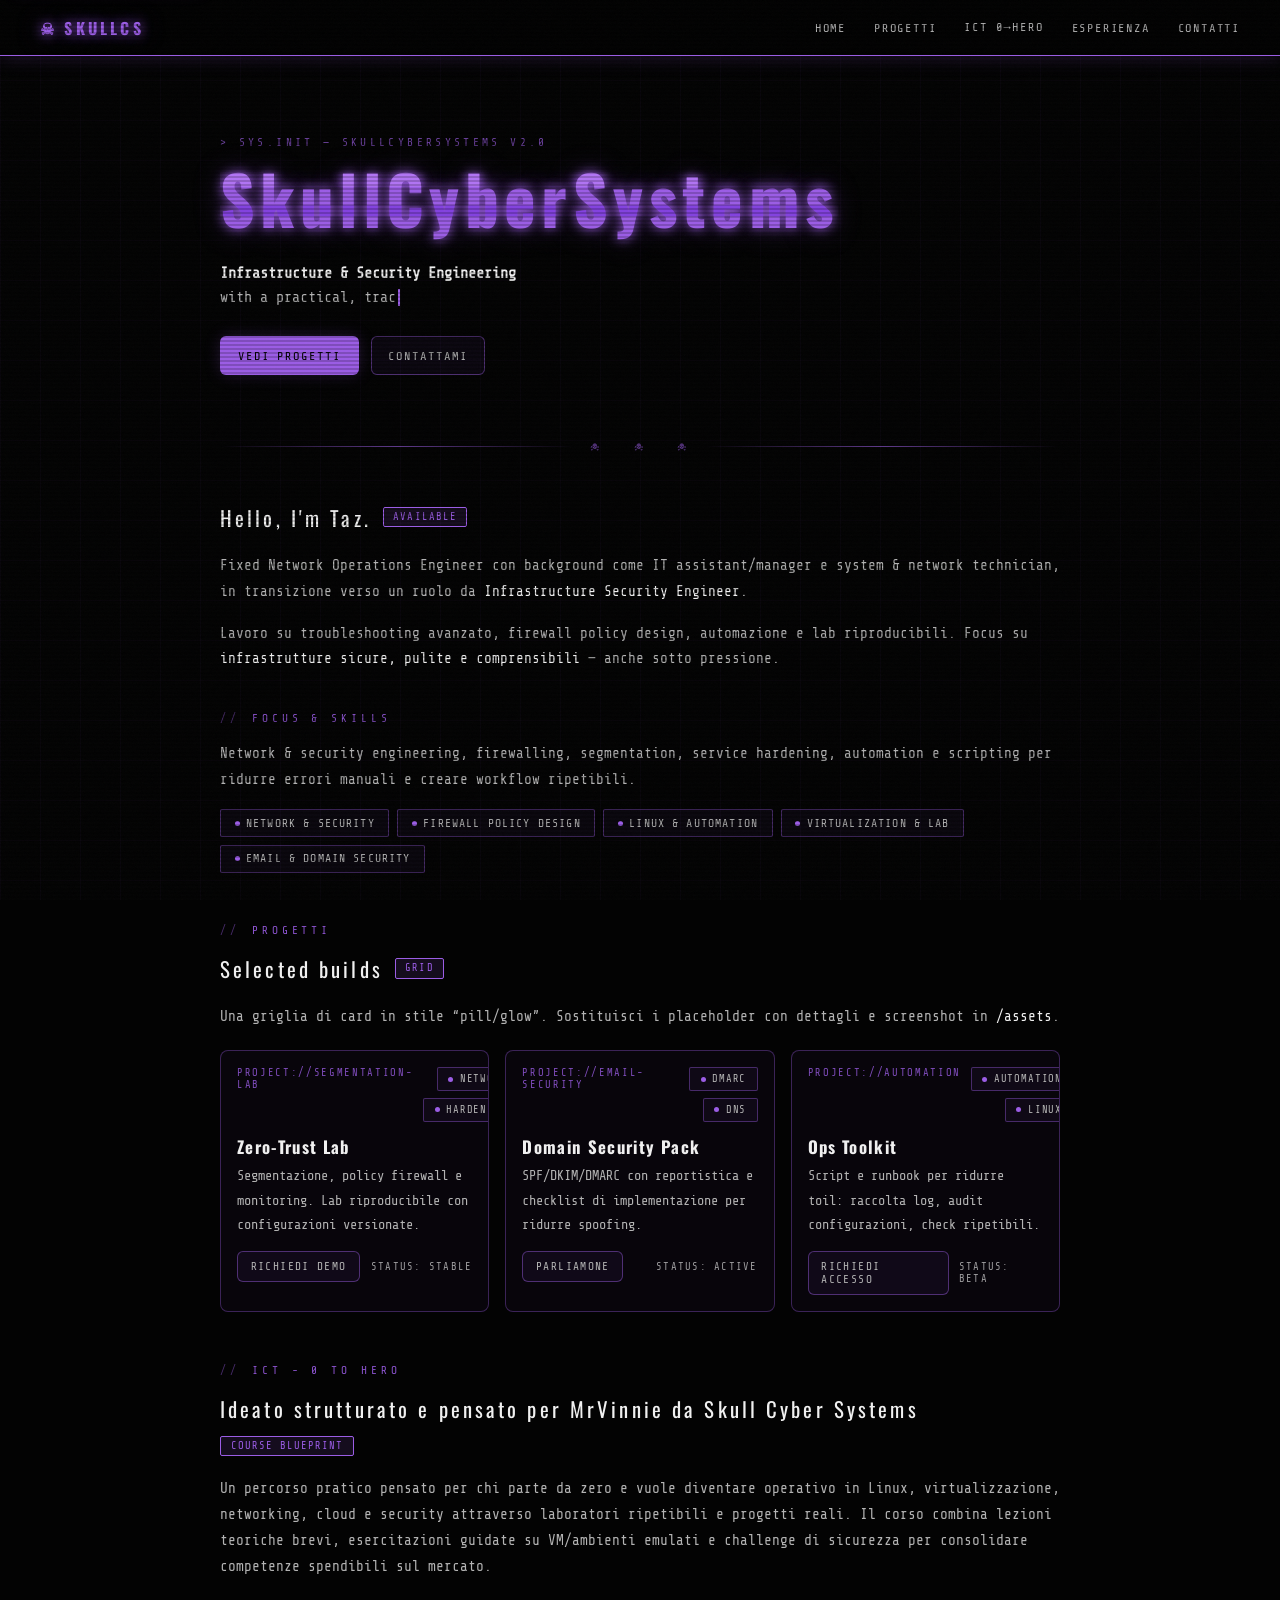
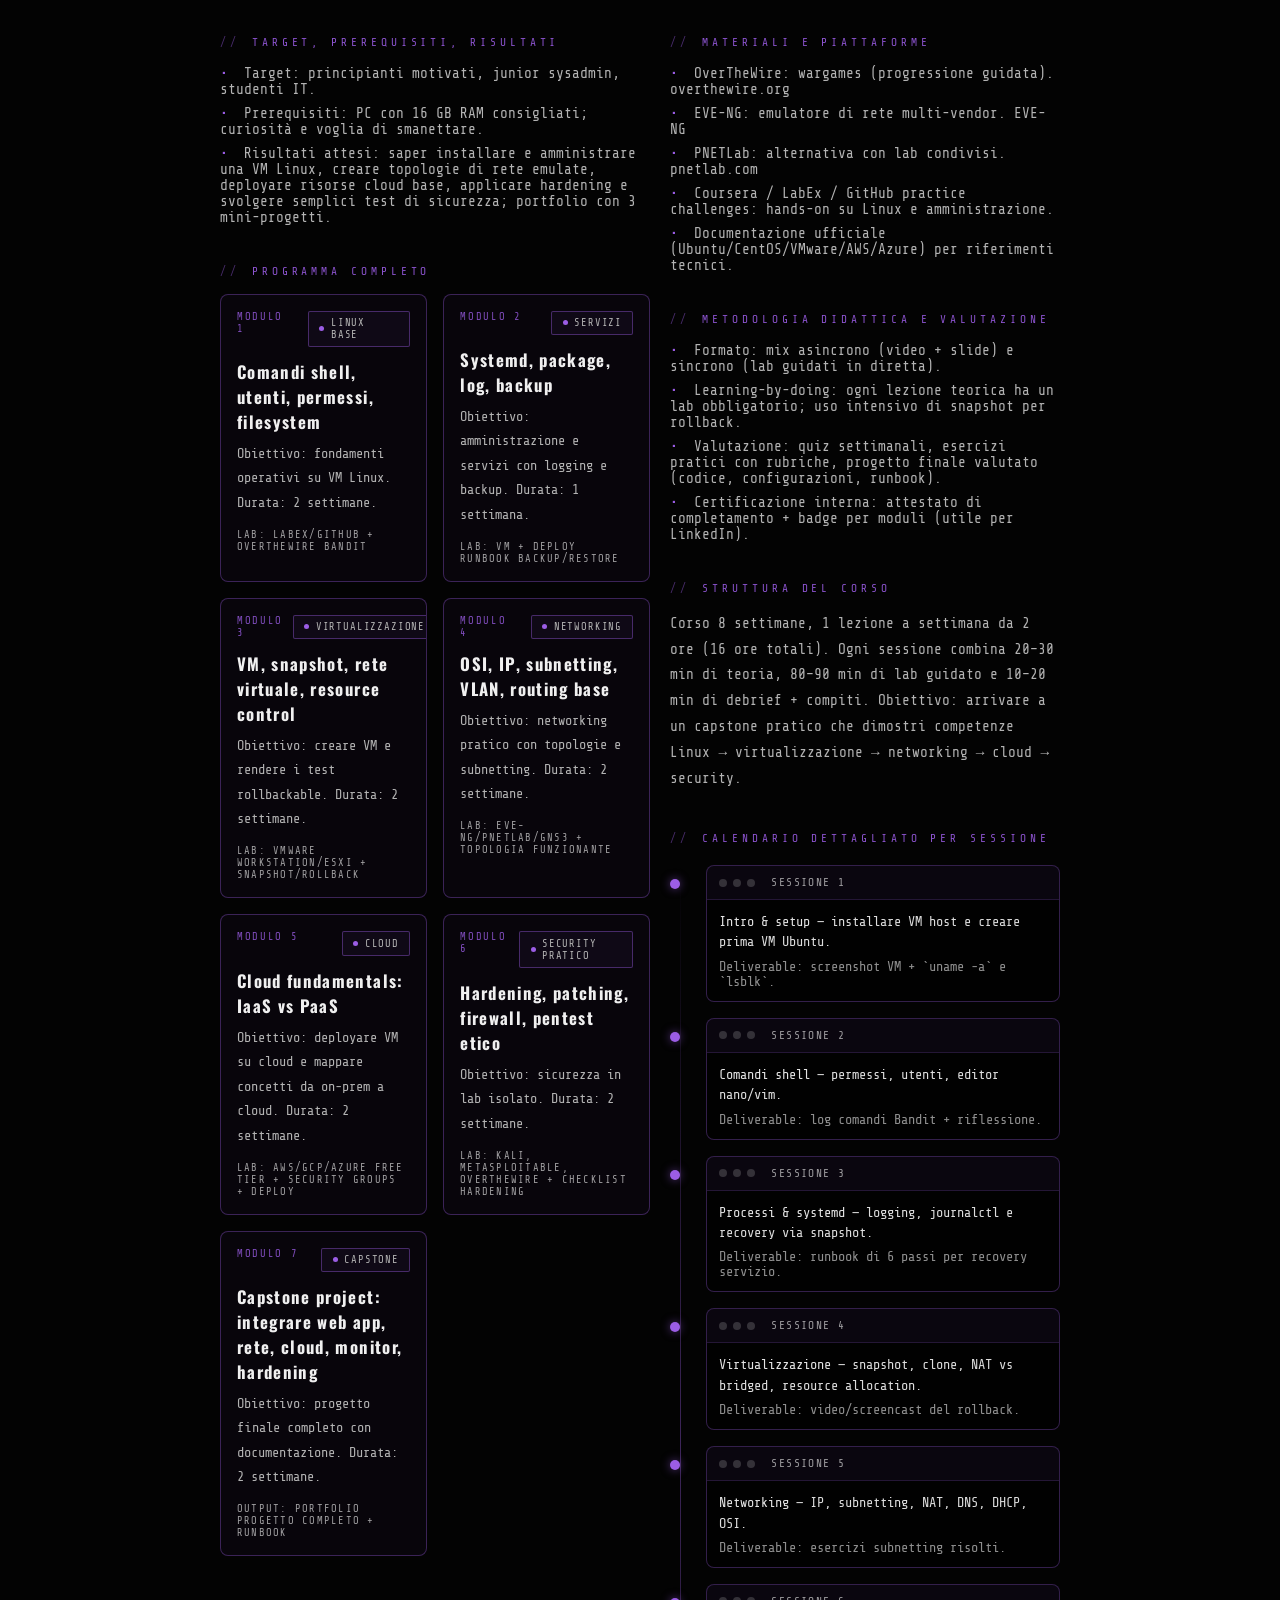
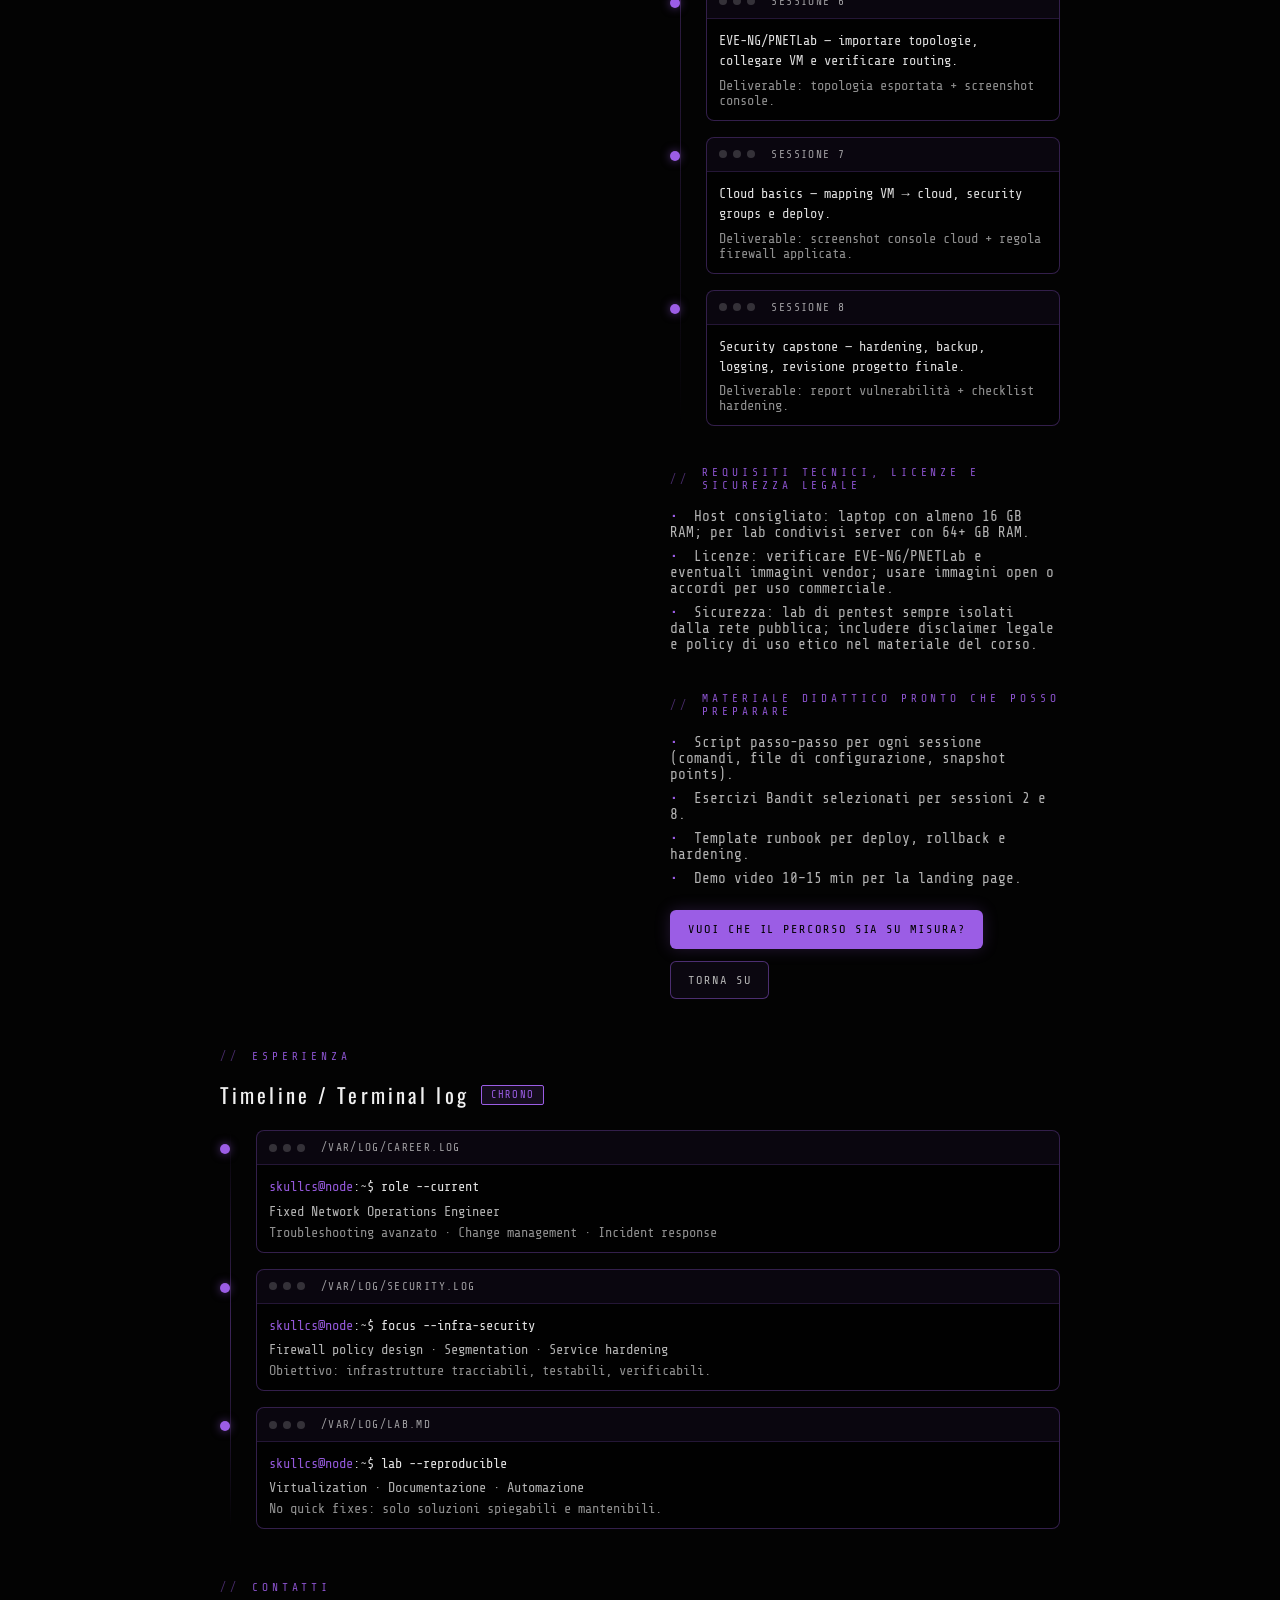
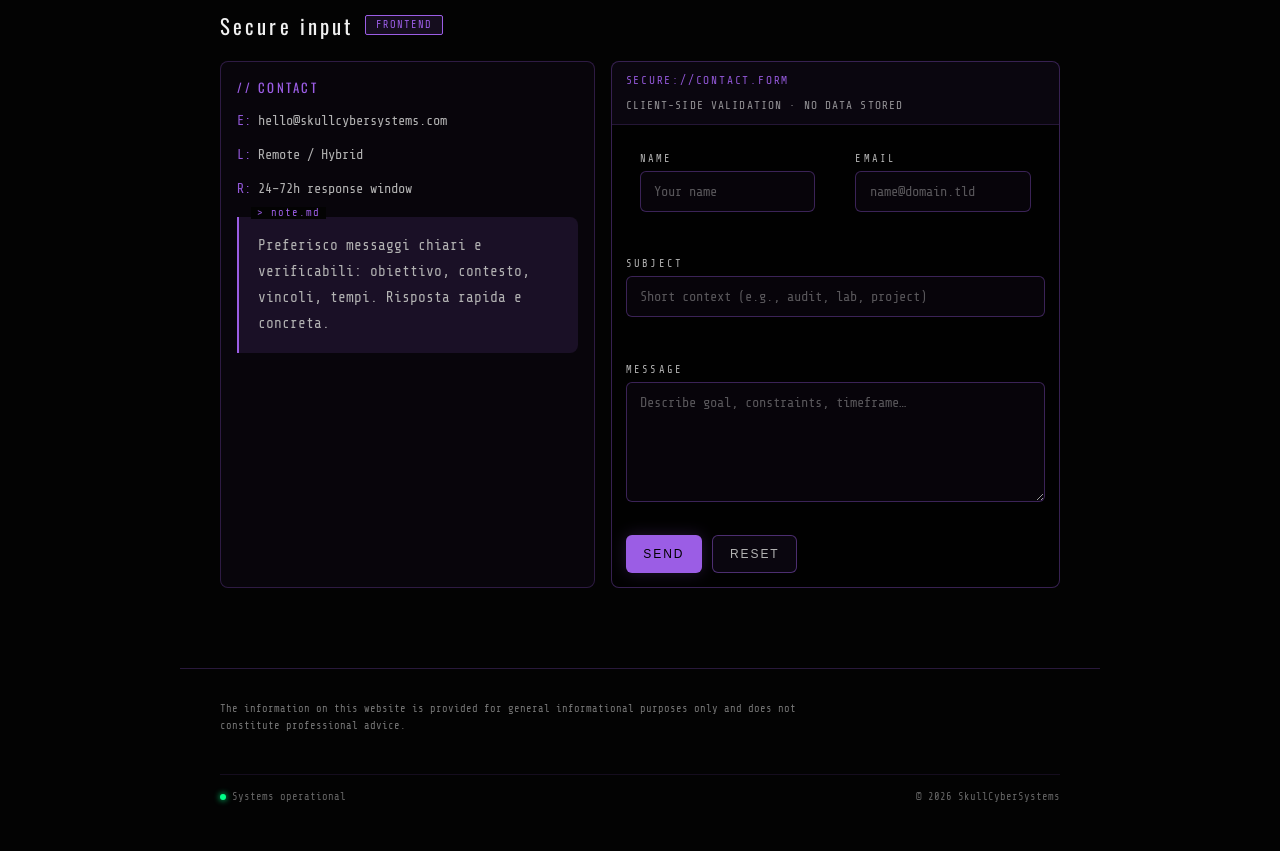
<file: index.html>
<!DOCTYPE html>
<html lang="it">
<head>
  <meta charset="UTF-8" />
  <meta name="description" content="SkullCyberSystems — portfolio e laboratorio tecnico: infrastrutture, sicurezza, automazione e progetti selezionati." />
  <meta name="keywords" content="SkullCyberSystems, cybersecurity, infrastructure, network, automation, portfolio, projects" />
  <meta name="author" content="SkullCyberSystems" />
  <meta name="robots" content="index, follow" />
  <meta name="theme-color" content="#030303" />

  <meta property="og:site_name" content="SkullCyberSystems" />
  <meta property="og:title" content="SkullCyberSystems" />
  <meta property="og:description" content="Portfolio e progetti: infrastrutture, sicurezza, automazione." />
  <meta property="og:type" content="website" />

  <meta name="twitter:card" content="summary" />
  <meta name="twitter:title" content="SkullCyberSystems" />
  <meta name="twitter:description" content="Portfolio e progetti: infrastrutture, sicurezza, automazione." />

  <title>SkullCyberSystems</title>
  <meta name="viewport" content="width=device-width, initial-scale=1.0">

  <link rel="preconnect" href="https://fonts.googleapis.com">
  <link rel="preconnect" href="https://fonts.gstatic.com" crossorigin>
  <link href="https://fonts.googleapis.com/css2?family=Share+Tech+Mono&family=Oswald:wght@300;400;700&display=swap" rel="stylesheet">

  <link rel="stylesheet" href="./style.css" />
  <script src="./script.js" defer></script>
</head>

<body>
  <a class="skip-link" href="#main">Salta al contenuto</a>
  <div class="noise" aria-hidden="true"></div>
  <canvas id="matrix" class="matrix-canvas" aria-hidden="true"></canvas>

  <nav class="nav" aria-label="Navigazione principale">
    <a class="nav-brand" href="#home" aria-label="SkullCyberSystems - Home">☠ SkullCS</a>

    <button class="nav-toggle" type="button" aria-controls="navMenu" aria-expanded="false">
      <span class="sr-only">Apri menu</span>
      <span class="nav-toggle-lines" aria-hidden="true"></span>
    </button>

    <div id="navMenu" class="nav-menu" data-collapsed="true">
      <a href="#home" data-nav-link>Home</a>
      <a href="#projects" data-nav-link>Progetti</a>
      <a href="#ict" data-nav-link>ICT 0→Hero</a>
      <a href="#experience" data-nav-link>Esperienza</a>
      <a href="#contact" data-nav-link>Contatti</a>
    </div>
  </nav>

  <main id="main" class="container">
    <!-- HERO -->
    <section id="home" class="header-block">
      <div class="sys-label">sys.init — skullcybersystems v2.0</div>
      <h1 data-text="SkullCyberSystems">SkullCyberSystems</h1>
      <p class="tagline">
        <span class="hi">Infrastructure &amp; Security Engineering</span><br>
        <span id="typewriter"></span><span class="typewriter" aria-hidden="true"></span>
      </p>

      <div class="cta-row">
        <a class="btn btn-primary" href="#projects">Vedi progetti</a>
        <a class="btn btn-ghost" href="#contact">Contattami</a>
      </div>
    </section>

    <div class="skull-divider" aria-hidden="true">☠ &nbsp; ☠ &nbsp; ☠</div>

    <!-- ABOUT -->
    <section class="bio" aria-labelledby="about-title">
      <div class="section-header">
        <h2 id="about-title">Hello, I'm Taz.</h2>
        <span class="badge">Available</span>
      </div>

      <p>
        Fixed Network Operations Engineer con background come IT assistant/manager e system &amp; network technician,
        in transizione verso un ruolo da <span class="hl">Infrastructure Security Engineer</span>.
      </p>

      <p>
        Lavoro su troubleshooting avanzato, firewall policy design, automazione e lab riproducibili.
        Focus su <span class="hl">infrastrutture sicure, pulite e comprensibili</span> — anche sotto pressione.
      </p>

      <div class="section-title">Focus &amp; Skills</div>
      <p>
        Network &amp; security engineering, firewalling, segmentation, service hardening, automation e scripting
        per ridurre errori manuali e creare workflow ripetibili.
      </p>

      <div class="pills" role="list" aria-label="Competenze principali">
        <a class="pill" role="listitem" href="./network-security.html" aria-label="Apri pagina Network & Security"><span class="pill-dot"></span>Network &amp; Security</a>
        <a class="pill" role="listitem" href="./firewall-policy-design.html" aria-label="Apri pagina Firewall Policy Design"><span class="pill-dot"></span>Firewall Policy Design</a>
        <a class="pill" role="listitem" href="./linux-automation.html" aria-label="Apri pagina Linux & Automation"><span class="pill-dot"></span>Linux &amp; Automation</a>
        <a class="pill" role="listitem" href="./virtualization-lab.html" aria-label="Apri pagina Virtualization & Lab"><span class="pill-dot"></span>Virtualization &amp; Lab</a>
        <a class="pill" role="listitem" href="./email-domain-security.html" aria-label="Apri pagina Email & Domain Security"><span class="pill-dot"></span>Email &amp; Domain Security</a>
      </div>
    </section>

    <!-- PROJECTS -->
    <section id="projects" class="section" aria-labelledby="projects-title">
      <div class="section-title">Progetti</div>
      <div class="section-header">
        <h2 id="projects-title">Selected builds</h2>
        <span class="badge">Grid</span>
      </div>
      <p>
        Una griglia di card in stile “pill/glow”. Sostituisci i placeholder con dettagli e screenshot in <span class="hl">/assets</span>.
      </p>

      <div class="projects-grid">
        <article class="project-card">
          <div class="project-top">
            <div class="project-kicker">project://segmentation-lab</div>
            <div class="project-badges">
              <span class="pill pill-sm"><span class="pill-dot"></span>Network</span>
              <span class="pill pill-sm"><span class="pill-dot"></span>Hardening</span>
            </div>
          </div>
          <h3 class="project-title">Zero‑Trust Lab</h3>
          <p class="project-desc">Segmentazione, policy firewall e monitoring. Lab riproducibile con configurazioni versionate.</p>
          <div class="project-actions">
            <a class="btn btn-ghost btn-sm" href="#contact">Richiedi demo</a>
            <span class="project-meta">status: stable</span>
          </div>
        </article>

        <article class="project-card">
          <div class="project-top">
            <div class="project-kicker">project://email-security</div>
            <div class="project-badges">
              <span class="pill pill-sm"><span class="pill-dot"></span>DMARC</span>
              <span class="pill pill-sm"><span class="pill-dot"></span>DNS</span>
            </div>
          </div>
          <h3 class="project-title">Domain Security Pack</h3>
          <p class="project-desc">SPF/DKIM/DMARC con reportistica e checklist di implementazione per ridurre spoofing.</p>
          <div class="project-actions">
            <a class="btn btn-ghost btn-sm" href="#contact">Parliamone</a>
            <span class="project-meta">status: active</span>
          </div>
        </article>

        <article class="project-card">
          <div class="project-top">
            <div class="project-kicker">project://automation</div>
            <div class="project-badges">
              <span class="pill pill-sm"><span class="pill-dot"></span>Automation</span>
              <span class="pill pill-sm"><span class="pill-dot"></span>Linux</span>
            </div>
          </div>
          <h3 class="project-title">Ops Toolkit</h3>
          <p class="project-desc">Script e runbook per ridurre toil: raccolta log, audit configurazioni, check ripetibili.</p>
          <div class="project-actions">
            <a class="btn btn-ghost btn-sm" href="#contact">Richiedi accesso</a>
            <span class="project-meta">status: beta</span>
          </div>
        </article>
      </div>
    </section>

    <!-- ICT - 0 to Hero -->
    <section id="ict" class="section" aria-labelledby="ict-title">
      <div class="section-title">ICT - 0 to Hero</div>
      <div class="section-header">
        <h2 id="ict-title">Ideato strutturato e pensato per MrVinnie da Skull Cyber Systems</h2>
        <span class="badge">Course blueprint</span>
      </div>

      <p>
        Un percorso pratico pensato per chi parte da zero e vuole diventare operativo in Linux, virtualizzazione,
        networking, cloud e security attraverso laboratori ripetibili e progetti reali. Il corso combina lezioni
        teoriche brevi, esercitazioni guidate su VM/ambienti emulati e challenge di sicurezza per consolidare
        competenze spendibili sul mercato.
      </p>

      <div class="ict-split">
        <div>
          <div class="section-title">Target, prerequisiti, risultati</div>
          <ul class="ict-list">
            <li><span class="ict-bullet">•</span> Target: principianti motivati, junior sysadmin, studenti IT.</li>
            <li><span class="ict-bullet">•</span> Prerequisiti: PC con 16 GB RAM consigliati; curiosità e voglia di smanettare.</li>
            <li><span class="ict-bullet">•</span> Risultati attesi: saper installare e amministrare una VM Linux, creare topologie di rete emulate, deployare risorse cloud base, applicare hardening e svolgere semplici test di sicurezza; portfolio con 3 mini-progetti.</li>
          </ul>

          <div class="section-title">Programma completo</div>
          <div class="ict-modules-grid">
            <article class="project-card ict-module">
              <div class="project-top">
                <div class="project-kicker">Modulo 1</div>
                <div class="project-badges">
                  <span class="pill pill-sm"><span class="pill-dot"></span>Linux base</span>
                </div>
              </div>
              <h3 class="project-title">Comandi shell, utenti, permessi, filesystem</h3>
              <p class="project-desc">Obiettivo: fondamenti operativi su VM Linux. Durata: 2 settimane.</p>
              <div class="project-actions">
                <span class="project-meta">Lab: LabEx/GitHub + OverTheWire Bandit</span>
              </div>
            </article>

            <article class="project-card ict-module">
              <div class="project-top">
                <div class="project-kicker">Modulo 2</div>
                <div class="project-badges">
                  <span class="pill pill-sm"><span class="pill-dot"></span>Servizi</span>
                </div>
              </div>
              <h3 class="project-title">Systemd, package, log, backup</h3>
              <p class="project-desc">Obiettivo: amministrazione e servizi con logging e backup. Durata: 1 settimana.</p>
              <div class="project-actions">
                <span class="project-meta">Lab: VM + deploy runbook backup/restore</span>
              </div>
            </article>

            <article class="project-card ict-module">
              <div class="project-top">
                <div class="project-kicker">Modulo 3</div>
                <div class="project-badges">
                  <span class="pill pill-sm"><span class="pill-dot"></span>Virtualizzazione</span>
                </div>
              </div>
              <h3 class="project-title">VM, snapshot, rete virtuale, resource control</h3>
              <p class="project-desc">Obiettivo: creare VM e rendere i test rollbackable. Durata: 2 settimane.</p>
              <div class="project-actions">
                <span class="project-meta">Lab: VMware Workstation/ESXi + snapshot/rollback</span>
              </div>
            </article>

            <article class="project-card ict-module">
              <div class="project-top">
                <div class="project-kicker">Modulo 4</div>
                <div class="project-badges">
                  <span class="pill pill-sm"><span class="pill-dot"></span>Networking</span>
                </div>
              </div>
              <h3 class="project-title">OSI, IP, subnetting, VLAN, routing base</h3>
              <p class="project-desc">Obiettivo: networking pratico con topologie e subnetting. Durata: 2 settimane.</p>
              <div class="project-actions">
                <span class="project-meta">Lab: EVE-NG/PNETLab/GNS3 + topologia funzionante</span>
              </div>
            </article>

            <article class="project-card ict-module">
              <div class="project-top">
                <div class="project-kicker">Modulo 5</div>
                <div class="project-badges">
                  <span class="pill pill-sm"><span class="pill-dot"></span>Cloud</span>
                </div>
              </div>
              <h3 class="project-title">Cloud fundamentals: IaaS vs PaaS</h3>
              <p class="project-desc">Obiettivo: deployare VM su cloud e mappare concetti da on-prem a cloud. Durata: 2 settimane.</p>
              <div class="project-actions">
                <span class="project-meta">Lab: AWS/GCP/Azure free tier + security groups + deploy</span>
              </div>
            </article>

            <article class="project-card ict-module">
              <div class="project-top">
                <div class="project-kicker">Modulo 6</div>
                <div class="project-badges">
                  <span class="pill pill-sm"><span class="pill-dot"></span>Security pratico</span>
                </div>
              </div>
              <h3 class="project-title">Hardening, patching, firewall, pentest etico</h3>
              <p class="project-desc">Obiettivo: sicurezza in lab isolato. Durata: 2 settimane.</p>
              <div class="project-actions">
                <span class="project-meta">Lab: Kali, Metasploitable, OverTheWire + checklist hardening</span>
              </div>
            </article>

            <article class="project-card ict-module">
              <div class="project-top">
                <div class="project-kicker">Modulo 7</div>
                <div class="project-badges">
                  <span class="pill pill-sm"><span class="pill-dot"></span>Capstone</span>
                </div>
              </div>
              <h3 class="project-title">Capstone project: integrare web app, rete, cloud, monitor, hardening</h3>
              <p class="project-desc">Obiettivo: progetto finale completo con documentazione. Durata: 2 settimane.</p>
              <div class="project-actions">
                <span class="project-meta">Output: portfolio progetto completo + runbook</span>
              </div>
            </article>
          </div>
        </div>

        <div>
          <div class="section-title">Materiali e piattaforme</div>
          <ul class="ict-list">
            <li><span class="ict-bullet">•</span> OverTheWire: wargames (progressione guidata). overthewire.org</li>
            <li><span class="ict-bullet">•</span> EVE-NG: emulatore di rete multi-vendor. EVE-NG</li>
            <li><span class="ict-bullet">•</span> PNETLab: alternativa con lab condivisi. pnetlab.com</li>
            <li><span class="ict-bullet">•</span> Coursera / LabEx / GitHub practice challenges: hands-on su Linux e amministrazione.</li>
            <li><span class="ict-bullet">•</span> Documentazione ufficiale (Ubuntu/CentOS/VMware/AWS/Azure) per riferimenti tecnici.</li>
          </ul>

          <div class="section-title">Metodologia didattica e valutazione</div>
          <ul class="ict-list">
            <li><span class="ict-bullet">•</span> Formato: mix asincrono (video + slide) e sincrono (lab guidati in diretta).</li>
            <li><span class="ict-bullet">•</span> Learning-by-doing: ogni lezione teorica ha un lab obbligatorio; uso intensivo di snapshot per rollback.</li>
            <li><span class="ict-bullet">•</span> Valutazione: quiz settimanali, esercizi pratici con rubriche, progetto finale valutato (codice, configurazioni, runbook).</li>
            <li><span class="ict-bullet">•</span> Certificazione interna: attestato di completamento + badge per moduli (utile per LinkedIn).</li>
          </ul>

          <div class="section-title">Struttura del corso</div>
          <p class="ict-text">
            Corso 8 settimane, 1 lezione a settimana da 2 ore (16 ore totali). Ogni sessione combina 20–30 min di teoria,
            80–90 min di lab guidato e 10–20 min di debrief + compiti. Obiettivo: arrivare a un capstone pratico che
            dimostri competenze Linux → virtualizzazione → networking → cloud → security.
          </p>

          <div class="section-title">Calendario dettagliato per sessione</div>
          <div class="timeline ict-timeline" role="list" aria-label="Calendario sessioni ICT">
            <div class="timeline-item" role="listitem">
              <div class="timeline-dot" aria-hidden="true"></div>
              <div class="terminal">
                <div class="terminal-bar">
                  <span class="terminal-pill"></span><span class="terminal-pill"></span><span class="terminal-pill"></span>
                  <span class="terminal-title">Sessione 1</span>
                </div>
                <div class="terminal-body">
                  <div class="term-line"><span class="term-cmd">Intro & setup</span> — installare VM host e creare prima VM Ubuntu.</div>
                  <div class="term-out dim">Deliverable: screenshot VM + `uname -a` e `lsblk`.</div>
                </div>
              </div>
            </div>

            <div class="timeline-item" role="listitem">
              <div class="timeline-dot" aria-hidden="true"></div>
              <div class="terminal">
                <div class="terminal-bar">
                  <span class="terminal-pill"></span><span class="terminal-pill"></span><span class="terminal-pill"></span>
                  <span class="terminal-title">Sessione 2</span>
                </div>
                <div class="terminal-body">
                  <div class="term-line"><span class="term-cmd">Comandi shell</span> — permessi, utenti, editor nano/vim.</div>
                  <div class="term-out dim">Deliverable: log comandi Bandit + riflessione.</div>
                </div>
              </div>
            </div>

            <div class="timeline-item" role="listitem">
              <div class="timeline-dot" aria-hidden="true"></div>
              <div class="terminal">
                <div class="terminal-bar">
                  <span class="terminal-pill"></span><span class="terminal-pill"></span><span class="terminal-pill"></span>
                  <span class="terminal-title">Sessione 3</span>
                </div>
                <div class="terminal-body">
                  <div class="term-line"><span class="term-cmd">Processi & systemd</span> — logging, journalctl e recovery via snapshot.</div>
                  <div class="term-out dim">Deliverable: runbook di 6 passi per recovery servizio.</div>
                </div>
              </div>
            </div>

            <div class="timeline-item" role="listitem">
              <div class="timeline-dot" aria-hidden="true"></div>
              <div class="terminal">
                <div class="terminal-bar">
                  <span class="terminal-pill"></span><span class="terminal-pill"></span><span class="terminal-pill"></span>
                  <span class="terminal-title">Sessione 4</span>
                </div>
                <div class="terminal-body">
                  <div class="term-line"><span class="term-cmd">Virtualizzazione</span> — snapshot, clone, NAT vs bridged, resource allocation.</div>
                  <div class="term-out dim">Deliverable: video/screencast del rollback.</div>
                </div>
              </div>
            </div>

            <div class="timeline-item" role="listitem">
              <div class="timeline-dot" aria-hidden="true"></div>
              <div class="terminal">
                <div class="terminal-bar">
                  <span class="terminal-pill"></span><span class="terminal-pill"></span><span class="terminal-pill"></span>
                  <span class="terminal-title">Sessione 5</span>
                </div>
                <div class="terminal-body">
                  <div class="term-line"><span class="term-cmd">Networking</span> — IP, subnetting, NAT, DNS, DHCP, OSI.</div>
                  <div class="term-out dim">Deliverable: esercizi subnetting risolti.</div>
                </div>
              </div>
            </div>

            <div class="timeline-item" role="listitem">
              <div class="timeline-dot" aria-hidden="true"></div>
              <div class="terminal">
                <div class="terminal-bar">
                  <span class="terminal-pill"></span><span class="terminal-pill"></span><span class="terminal-pill"></span>
                  <span class="terminal-title">Sessione 6</span>
                </div>
                <div class="terminal-body">
                  <div class="term-line"><span class="term-cmd">EVE-NG/PNETLab</span> — importare topologie, collegare VM e verificare routing.</div>
                  <div class="term-out dim">Deliverable: topologia esportata + screenshot console.</div>
                </div>
              </div>
            </div>

            <div class="timeline-item" role="listitem">
              <div class="timeline-dot" aria-hidden="true"></div>
              <div class="terminal">
                <div class="terminal-bar">
                  <span class="terminal-pill"></span><span class="terminal-pill"></span><span class="terminal-pill"></span>
                  <span class="terminal-title">Sessione 7</span>
                </div>
                <div class="terminal-body">
                  <div class="term-line"><span class="term-cmd">Cloud basics</span> — mapping VM → cloud, security groups e deploy.</div>
                  <div class="term-out dim">Deliverable: screenshot console cloud + regola firewall applicata.</div>
                </div>
              </div>
            </div>

            <div class="timeline-item" role="listitem">
              <div class="timeline-dot" aria-hidden="true"></div>
              <div class="terminal">
                <div class="terminal-bar">
                  <span class="terminal-pill"></span><span class="terminal-pill"></span><span class="terminal-pill"></span>
                  <span class="terminal-title">Sessione 8</span>
                </div>
                <div class="terminal-body">
                  <div class="term-line"><span class="term-cmd">Security capstone</span> — hardening, backup, logging, revisione progetto finale.</div>
                  <div class="term-out dim">Deliverable: report vulnerabilità + checklist hardening.</div>
                </div>
              </div>
            </div>
          </div>

          <div class="section-title">Requisiti tecnici, licenze e sicurezza legale</div>
          <ul class="ict-list">
            <li><span class="ict-bullet">•</span> Host consigliato: laptop con almeno 16 GB RAM; per lab condivisi server con 64+ GB RAM.</li>
            <li><span class="ict-bullet">•</span> Licenze: verificare EVE-NG/PNETLab e eventuali immagini vendor; usare immagini open o accordi per uso commerciale.</li>
            <li><span class="ict-bullet">•</span> Sicurezza: lab di pentest sempre isolati dalla rete pubblica; includere disclaimer legale e policy di uso etico nel materiale del corso.</li>
          </ul>

          <div class="section-title">Materiale didattico pronto che posso preparare</div>
          <ul class="ict-list">
            <li><span class="ict-bullet">•</span> Script passo-passo per ogni sessione (comandi, file di configurazione, snapshot points).</li>
            <li><span class="ict-bullet">•</span> Esercizi Bandit selezionati per sessioni 2 e 8.</li>
            <li><span class="ict-bullet">•</span> Template runbook per deploy, rollback e hardening.</li>
            <li><span class="ict-bullet">•</span> Demo video 10–15 min per la landing page.</li>
          </ul>

          <div class="cta-row" style="margin-top: 1.5rem;">
            <a class="btn btn-primary" href="#contact">Vuoi che il percorso sia su misura?</a>
            <a class="btn btn-ghost" href="#home">Torna su</a>
          </div>
        </div>
      </div>
    </section>

    <!-- EXPERIENCE -->
    <section id="experience" class="section" aria-labelledby="experience-title">
      <div class="section-title">Esperienza</div>
      <div class="section-header">
        <h2 id="experience-title">Timeline / Terminal log</h2>
        <span class="badge">Chrono</span>
      </div>

      <div class="timeline" role="list" aria-label="Esperienza professionale">
        <div class="timeline-item" role="listitem">
          <div class="timeline-dot" aria-hidden="true"></div>
          <div class="terminal">
            <div class="terminal-bar">
              <span class="terminal-pill"></span><span class="terminal-pill"></span><span class="terminal-pill"></span>
              <span class="terminal-title">/var/log/career.log</span>
            </div>
            <div class="terminal-body">
              <div class="term-line"><span class="term-prompt">skullcs@node</span>:<span class="term-path">~</span>$ <span class="term-cmd">role --current</span></div>
              <div class="term-out">Fixed Network Operations Engineer</div>
              <div class="term-out dim">Troubleshooting avanzato · Change management · Incident response</div>
            </div>
          </div>
        </div>

        <div class="timeline-item" role="listitem">
          <div class="timeline-dot" aria-hidden="true"></div>
          <div class="terminal">
            <div class="terminal-bar">
              <span class="terminal-pill"></span><span class="terminal-pill"></span><span class="terminal-pill"></span>
              <span class="terminal-title">/var/log/security.log</span>
            </div>
            <div class="terminal-body">
              <div class="term-line"><span class="term-prompt">skullcs@node</span>:<span class="term-path">~</span>$ <span class="term-cmd">focus --infra-security</span></div>
              <div class="term-out">Firewall policy design · Segmentation · Service hardening</div>
              <div class="term-out dim">Obiettivo: infrastrutture tracciabili, testabili, verificabili.</div>
            </div>
          </div>
        </div>

        <div class="timeline-item" role="listitem">
          <div class="timeline-dot" aria-hidden="true"></div>
          <div class="terminal">
            <div class="terminal-bar">
              <span class="terminal-pill"></span><span class="terminal-pill"></span><span class="terminal-pill"></span>
              <span class="terminal-title">/var/log/lab.md</span>
            </div>
            <div class="terminal-body">
              <div class="term-line"><span class="term-prompt">skullcs@node</span>:<span class="term-path">~</span>$ <span class="term-cmd">lab --reproducible</span></div>
              <div class="term-out">Virtualization · Documentazione · Automazione</div>
              <div class="term-out dim">No quick fixes: solo soluzioni spiegabili e mantenibili.</div>
            </div>
          </div>
        </div>
      </div>
    </section>

    <!-- CONTACT -->
    <section id="contact" class="section" aria-labelledby="contact-title">
      <div class="section-title">Contatti</div>
      <div class="section-header">
        <h2 id="contact-title">Secure input</h2>
        <span class="badge">Frontend</span>
      </div>

      <div class="contact-grid">
        <div class="contact-panel">
          <div class="footer-label">// Contact</div>
          <p class="contact-line"><span class="contact-key">E:</span> <a href="mailto:hello@skullcybersystems.com">hello@skullcybersystems.com</a></p>
          <p class="contact-line"><span class="contact-key">L:</span> Remote / Hybrid</p>
          <p class="contact-line"><span class="contact-key">R:</span> 24–72h response window</p>
          <div class="vision-box">
            <p style="margin:0">
              Preferisco messaggi chiari e verificabili: obiettivo, contesto, vincoli, tempi. Risposta rapida e concreta.
            </p>
          </div>
        </div>

        <form id="contactForm" class="secure-form" novalidate>
          <div class="form-header">
            <div class="form-title">secure://contact.form</div>
            <div class="form-hint">client-side validation · no data stored</div>
          </div>

          <div class="form-grid">
            <label class="field">
              <span class="field-label">name</span>
              <input name="name" type="text" autocomplete="name" required minlength="2" placeholder="Your name" />
              <span class="field-error" aria-live="polite"></span>
            </label>

            <label class="field">
              <span class="field-label">email</span>
              <input name="email" type="email" autocomplete="email" required placeholder="name@domain.tld" />
              <span class="field-error" aria-live="polite"></span>
            </label>
          </div>

          <label class="field">
            <span class="field-label">subject</span>
            <input name="subject" type="text" autocomplete="off" required minlength="4" placeholder="Short context (e.g., audit, lab, project)" />
            <span class="field-error" aria-live="polite"></span>
          </label>

          <label class="field">
            <span class="field-label">message</span>
            <textarea name="message" rows="6" required minlength="20" placeholder="Describe goal, constraints, timeframe…"></textarea>
            <span class="field-error" aria-live="polite"></span>
          </label>

          <div class="form-actions">
            <button class="btn btn-primary" type="submit">Send</button>
            <button class="btn btn-ghost" type="reset">Reset</button>
            <span id="formStatus" class="form-status" role="status" aria-live="polite"></span>
          </div>
        </form>
      </div>
    </section>

  </main>

  <footer class="footer">
    <div class="footer-inner">
      <p class="footer-disclaimer">
        The information on this website is provided for general informational purposes only and does not
        constitute professional advice.
      </p>
    </div>
    <div class="footer-bottom">
      <span><span class="status-dot" aria-hidden="true"></span>Systems operational</span>
      <span>© 2026 SkullCyberSystems</span>
    </div>
  </footer>

</body>
</html>
</file>
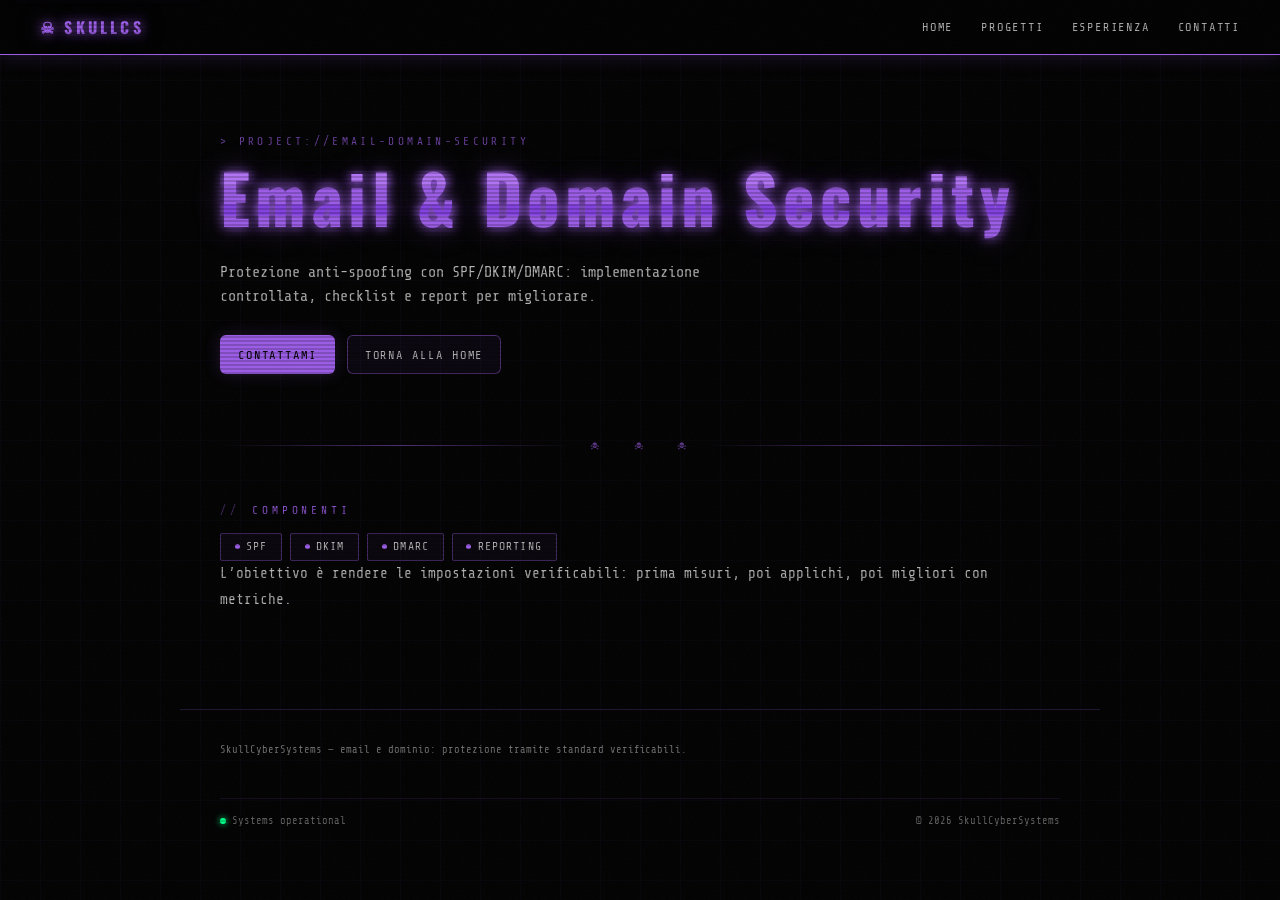
<file: email-domain-security.html>
<!DOCTYPE html>
<html lang="it">
<head>
  <meta charset="UTF-8" />
  <meta name="description" content="SkullCyberSystems — Email & Domain Security: SPF/DKIM/DMARC e protezione da spoofing." />
  <meta name="keywords" content="SkullCyberSystems, email, domain security, SPF, DKIM, DMARC, anti-spoofing" />
  <meta name="author" content="SkullCyberSystems" />
  <meta name="robots" content="index, follow" />
  <meta name="theme-color" content="#030303" />
  <meta property="og:title" content="Email & Domain Security — SkullCyberSystems" />
  <meta property="og:site_name" content="SkullCyberSystems" />
  <meta property="og:description" content="SPF/DKIM/DMARC: protezione e reportistica." />
  <meta property="og:type" content="website" />
  <meta name="twitter:card" content="summary" />
  <meta name="twitter:title" content="Email & Domain Security — SkullCyberSystems" />
  <meta name="twitter:description" content="SPF/DKIM/DMARC con report e checklist." />

  <title>Email & Domain Security — SkullCyberSystems</title>
  <meta name="viewport" content="width=device-width, initial-scale=1.0">
  <link rel="preconnect" href="https://fonts.googleapis.com">
  <link rel="preconnect" href="https://fonts.gstatic.com" crossorigin>
  <link href="https://fonts.googleapis.com/css2?family=Share+Tech+Mono&family=Oswald:wght@300;400;700&display=swap" rel="stylesheet">
  <link rel="stylesheet" href="./style.css" />
  <script src="./script.js" defer></script>
</head>

<body>
  <a class="skip-link" href="#main">Salta al contenuto</a>
  <div class="noise" aria-hidden="true"></div>
  <canvas id="matrix" class="matrix-canvas" aria-hidden="true"></canvas>

  <nav class="nav" aria-label="Navigazione principale">
    <a class="nav-brand" href="./index.html#home" aria-label="SkullCyberSystems - Home">☠ SkullCS</a>
    <button class="nav-toggle" type="button" aria-controls="navMenu" aria-expanded="false">
      <span class="sr-only">Apri menu</span>
      <span class="nav-toggle-lines" aria-hidden="true"></span>
    </button>
    <div id="navMenu" class="nav-menu" data-collapsed="true">
      <a href="./index.html#home" data-nav-link>Home</a>
      <a href="./index.html#projects" data-nav-link>Progetti</a>
      <a href="./index.html#experience" data-nav-link>Esperienza</a>
      <a href="./index.html#contact" data-nav-link>Contatti</a>
    </div>
  </nav>

  <main id="main" class="container">
    <section class="header-block" aria-labelledby="page-title">
      <div class="sys-label">project://email-domain-security</div>
      <h1 id="page-title" data-text="Email & Domain Security">Email &amp; Domain Security</h1>
      <p class="tagline">
        Protezione anti-spoofing con SPF/DKIM/DMARC: implementazione controllata, checklist e report per migliorare.
      </p>

      <div class="cta-row">
        <a class="btn btn-primary" href="./index.html#contact">Contattami</a>
        <a class="btn btn-ghost" href="./index.html#home">Torna alla home</a>
      </div>
    </section>

    <div class="skull-divider" aria-hidden="true">☠ &nbsp; ☠ &nbsp; ☠</div>

    <section class="section" aria-label="Punti chiave">
      <div class="section-title">Componenti</div>
      <div class="pills" role="list" aria-label="Ambiti">
        <span class="pill" role="listitem"><span class="pill-dot"></span>SPF</span>
        <span class="pill" role="listitem"><span class="pill-dot"></span>DKIM</span>
        <span class="pill" role="listitem"><span class="pill-dot"></span>DMARC</span>
        <span class="pill" role="listitem"><span class="pill-dot"></span>Reporting</span>
      </div>
      <p>
        L’obiettivo è rendere le impostazioni verificabili: prima misuri, poi applichi, poi migliori con metriche.
      </p>
    </section>
  </main>

  <footer class="footer">
    <div class="footer-inner">
      <p class="footer-disclaimer">
        SkullCyberSystems — email e dominio: protezione tramite standard verificabili.
      </p>
    </div>
    <div class="footer-bottom">
      <span><span class="status-dot" aria-hidden="true"></span>Systems operational</span>
      <span>© 2026 SkullCyberSystems</span>
    </div>
  </footer>
</body>
</html>
</file>
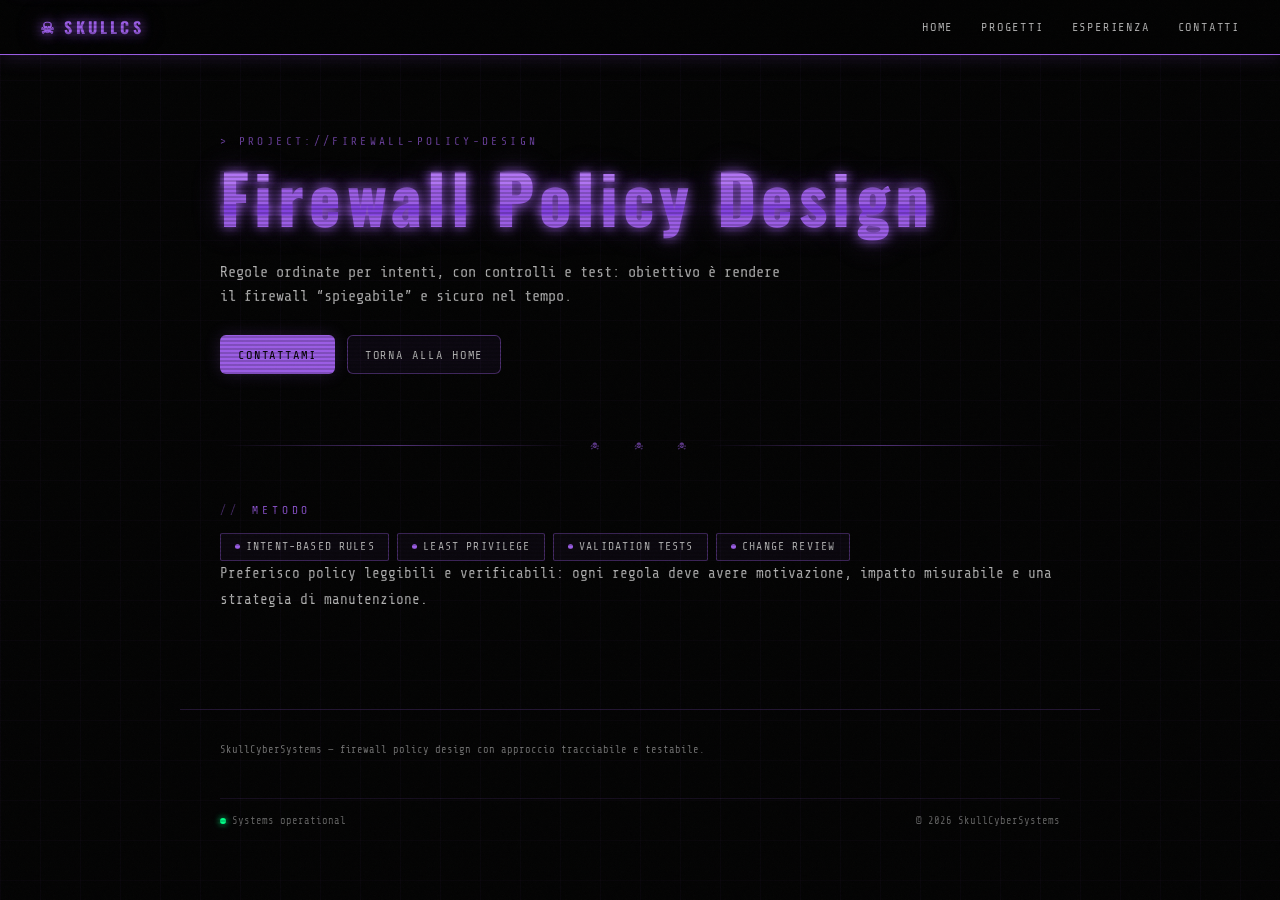
<file: firewall-policy-design.html>
<!DOCTYPE html>
<html lang="it">
<head>
  <meta charset="UTF-8" />
  <meta name="description" content="SkullCyberSystems — Firewall Policy Design: regole leggibili, verificabili e mantenibili." />
  <meta name="keywords" content="SkullCyberSystems, firewall, policy, design, segmentation, testing" />
  <meta name="author" content="SkullCyberSystems" />
  <meta name="robots" content="index, follow" />
  <meta name="theme-color" content="#030303" />
  <meta property="og:title" content="Firewall Policy Design — SkullCyberSystems" />
  <meta property="og:site_name" content="SkullCyberSystems" />
  <meta property="og:description" content="Regole firewall leggibili, verificabili e mantenibili." />
  <meta property="og:type" content="website" />
  <meta name="twitter:card" content="summary" />
  <meta name="twitter:title" content="Firewall Policy Design — SkullCyberSystems" />
  <meta name="twitter:description" content="Regole firewall leggibili e verificabili." />

  <title>Firewall Policy Design — SkullCyberSystems</title>
  <meta name="viewport" content="width=device-width, initial-scale=1.0">
  <link rel="preconnect" href="https://fonts.googleapis.com">
  <link rel="preconnect" href="https://fonts.gstatic.com" crossorigin>
  <link href="https://fonts.googleapis.com/css2?family=Share+Tech+Mono&family=Oswald:wght@300;400;700&display=swap" rel="stylesheet">
  <link rel="stylesheet" href="./style.css" />
  <script src="./script.js" defer></script>
</head>

<body>
  <a class="skip-link" href="#main">Salta al contenuto</a>
  <div class="noise" aria-hidden="true"></div>
  <canvas id="matrix" class="matrix-canvas" aria-hidden="true"></canvas>

  <nav class="nav" aria-label="Navigazione principale">
    <a class="nav-brand" href="./index.html#home" aria-label="SkullCyberSystems - Home">☠ SkullCS</a>
    <button class="nav-toggle" type="button" aria-controls="navMenu" aria-expanded="false">
      <span class="sr-only">Apri menu</span>
      <span class="nav-toggle-lines" aria-hidden="true"></span>
    </button>
    <div id="navMenu" class="nav-menu" data-collapsed="true">
      <a href="./index.html#home" data-nav-link>Home</a>
      <a href="./index.html#projects" data-nav-link>Progetti</a>
      <a href="./index.html#experience" data-nav-link>Esperienza</a>
      <a href="./index.html#contact" data-nav-link>Contatti</a>
    </div>
  </nav>

  <main id="main" class="container">
    <section class="header-block" aria-labelledby="page-title">
      <div class="sys-label">project://firewall-policy-design</div>
      <h1 id="page-title" data-text="Firewall Policy Design">Firewall Policy Design</h1>
      <p class="tagline">
        Regole ordinate per intenti, con controlli e test: obiettivo è rendere il firewall “spiegabile” e sicuro nel tempo.
      </p>

      <div class="cta-row">
        <a class="btn btn-primary" href="./index.html#contact">Contattami</a>
        <a class="btn btn-ghost" href="./index.html#home">Torna alla home</a>
      </div>
    </section>

    <div class="skull-divider" aria-hidden="true">☠ &nbsp; ☠ &nbsp; ☠</div>

    <section class="section" aria-label="Punti chiave">
      <div class="section-title">Metodo</div>
      <div class="pills" role="list" aria-label="Approccio">
        <span class="pill" role="listitem"><span class="pill-dot"></span>Intent-based rules</span>
        <span class="pill" role="listitem"><span class="pill-dot"></span>Least privilege</span>
        <span class="pill" role="listitem"><span class="pill-dot"></span>Validation tests</span>
        <span class="pill" role="listitem"><span class="pill-dot"></span>Change review</span>
      </div>

      <p>
        Preferisco policy leggibili e verificabili: ogni regola deve avere motivazione, impatto misurabile e
        una strategia di manutenzione.
      </p>
    </section>
  </main>

  <footer class="footer">
    <div class="footer-inner">
      <p class="footer-disclaimer">
        SkullCyberSystems — firewall policy design con approccio tracciabile e testabile.
      </p>
    </div>
    <div class="footer-bottom">
      <span><span class="status-dot" aria-hidden="true"></span>Systems operational</span>
      <span>© 2026 SkullCyberSystems</span>
    </div>
  </footer>
</body>
</html>
</file>
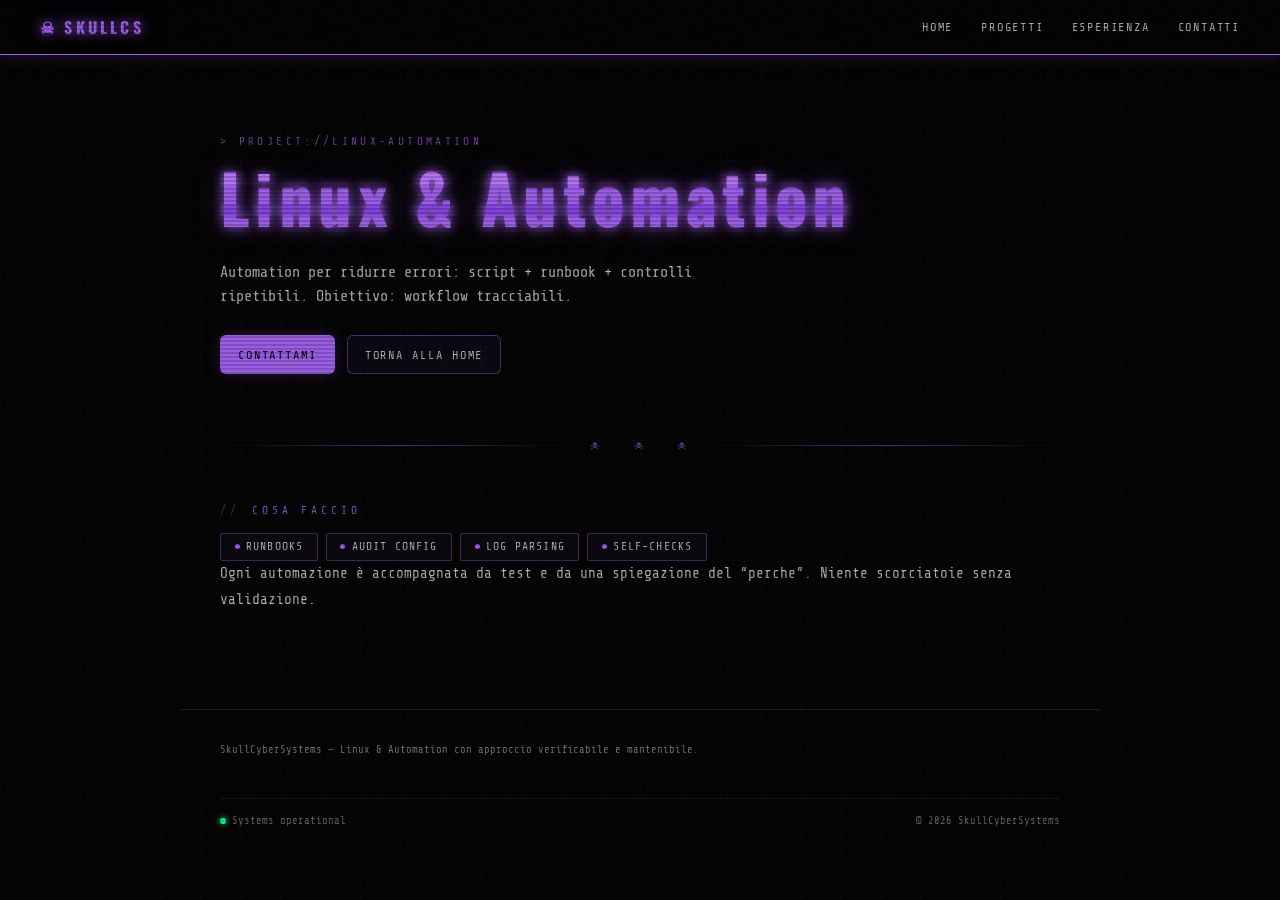
<file: linux-automation.html>
<!DOCTYPE html>
<html lang="it">
<head>
  <meta charset="UTF-8" />
  <meta name="description" content="SkullCyberSystems — Linux & Automation: script, runbook e workflow ripetibili." />
  <meta name="keywords" content="SkullCyberSystems, Linux, automation, scripting, runbook, reproducible" />
  <meta name="author" content="SkullCyberSystems" />
  <meta name="robots" content="index, follow" />
  <meta name="theme-color" content="#030303" />
  <meta property="og:title" content="Linux & Automation — SkullCyberSystems" />
  <meta property="og:site_name" content="SkullCyberSystems" />
  <meta property="og:description" content="Automation e scripting per ridurre errori manuali." />
  <meta property="og:type" content="website" />
  <meta name="twitter:card" content="summary" />
  <meta name="twitter:title" content="Linux & Automation — SkullCyberSystems" />
  <meta name="twitter:description" content="Automation e scripting." />

  <title>Linux & Automation — SkullCyberSystems</title>
  <meta name="viewport" content="width=device-width, initial-scale=1.0">
  <link rel="preconnect" href="https://fonts.googleapis.com">
  <link rel="preconnect" href="https://fonts.gstatic.com" crossorigin>
  <link href="https://fonts.googleapis.com/css2?family=Share+Tech+Mono&family=Oswald:wght@300;400;700&display=swap" rel="stylesheet">
  <link rel="stylesheet" href="./style.css" />
  <script src="./script.js" defer></script>
</head>

<body>
  <a class="skip-link" href="#main">Salta al contenuto</a>
  <div class="noise" aria-hidden="true"></div>
  <canvas id="matrix" class="matrix-canvas" aria-hidden="true"></canvas>

  <nav class="nav" aria-label="Navigazione principale">
    <a class="nav-brand" href="./index.html#home" aria-label="SkullCyberSystems - Home">☠ SkullCS</a>
    <button class="nav-toggle" type="button" aria-controls="navMenu" aria-expanded="false">
      <span class="sr-only">Apri menu</span>
      <span class="nav-toggle-lines" aria-hidden="true"></span>
    </button>
    <div id="navMenu" class="nav-menu" data-collapsed="true">
      <a href="./index.html#home" data-nav-link>Home</a>
      <a href="./index.html#projects" data-nav-link>Progetti</a>
      <a href="./index.html#experience" data-nav-link>Esperienza</a>
      <a href="./index.html#contact" data-nav-link>Contatti</a>
    </div>
  </nav>

  <main id="main" class="container">
    <section class="header-block" aria-labelledby="page-title">
      <div class="sys-label">project://linux-automation</div>
      <h1 id="page-title" data-text="Linux & Automation">Linux &amp; Automation</h1>
      <p class="tagline">
        Automation per ridurre errori: script + runbook + controlli ripetibili. Obiettivo: workflow tracciabili.
      </p>

      <div class="cta-row">
        <a class="btn btn-primary" href="./index.html#contact">Contattami</a>
        <a class="btn btn-ghost" href="./index.html#home">Torna alla home</a>
      </div>
    </section>

    <div class="skull-divider" aria-hidden="true">☠ &nbsp; ☠ &nbsp; ☠</div>

    <section class="section" aria-label="Punti chiave">
      <div class="section-title">Cosa faccio</div>
      <div class="pills" role="list" aria-label="Ambiti">
        <span class="pill" role="listitem"><span class="pill-dot"></span>Runbooks</span>
        <span class="pill" role="listitem"><span class="pill-dot"></span>Audit config</span>
        <span class="pill" role="listitem"><span class="pill-dot"></span>Log parsing</span>
        <span class="pill" role="listitem"><span class="pill-dot"></span>Self-checks</span>
      </div>
      <p>
        Ogni automazione è accompagnata da test e da una spiegazione del “perche”. Niente scorciatoie senza validazione.
      </p>
    </section>
  </main>

  <footer class="footer">
    <div class="footer-inner">
      <p class="footer-disclaimer">
        SkullCyberSystems — Linux &amp; Automation con approccio verificabile e mantenibile.
      </p>
    </div>
    <div class="footer-bottom">
      <span><span class="status-dot" aria-hidden="true"></span>Systems operational</span>
      <span>© 2026 SkullCyberSystems</span>
    </div>
  </footer>
</body>
</html>
</file>
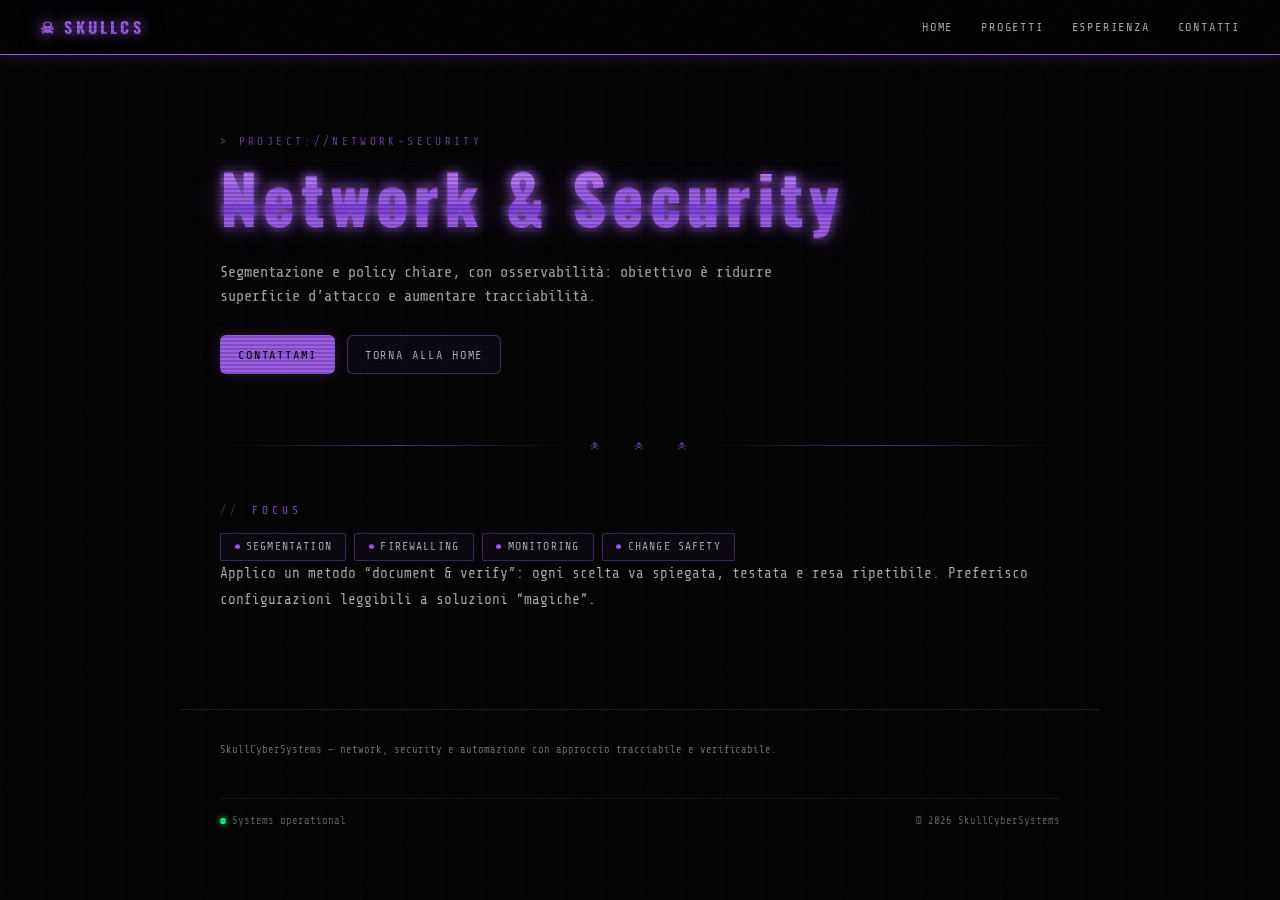
<file: network-security.html>
<!DOCTYPE html>
<html lang="it">
<head>
  <meta charset="UTF-8" />
  <meta name="description" content="SkullCyberSystems — Network & Security: approccio, metodi e deliverable." />
  <meta name="keywords" content="SkullCyberSystems, network, security, segmentation, hardening" />
  <meta name="author" content="SkullCyberSystems" />
  <meta name="robots" content="index, follow" />
  <meta name="theme-color" content="#030303" />
  <meta property="og:title" content="Network & Security — SkullCyberSystems" />
  <meta property="og:site_name" content="SkullCyberSystems" />
  <meta property="og:description" content="Network & Security: segmentation, policy, monitoring." />
  <meta property="og:type" content="website" />
  <meta name="twitter:card" content="summary" />
  <meta name="twitter:title" content="Network & Security — SkullCyberSystems" />
  <meta name="twitter:description" content="Segmentation, policy, monitoring." />

  <title>Network & Security — SkullCyberSystems</title>
  <meta name="viewport" content="width=device-width, initial-scale=1.0">
  <link rel="preconnect" href="https://fonts.googleapis.com">
  <link rel="preconnect" href="https://fonts.gstatic.com" crossorigin>
  <link href="https://fonts.googleapis.com/css2?family=Share+Tech+Mono&family=Oswald:wght@300;400;700&display=swap" rel="stylesheet">
  <link rel="stylesheet" href="./style.css" />
  <script src="./script.js" defer></script>
</head>

<body>
  <a class="skip-link" href="#main">Salta al contenuto</a>
  <div class="noise" aria-hidden="true"></div>
  <canvas id="matrix" class="matrix-canvas" aria-hidden="true"></canvas>

  <nav class="nav" aria-label="Navigazione principale">
    <a class="nav-brand" href="./index.html#home" aria-label="SkullCyberSystems - Home">☠ SkullCS</a>

    <button class="nav-toggle" type="button" aria-controls="navMenu" aria-expanded="false">
      <span class="sr-only">Apri menu</span>
      <span class="nav-toggle-lines" aria-hidden="true"></span>
    </button>

    <div id="navMenu" class="nav-menu" data-collapsed="true">
      <a href="./index.html#home" data-nav-link>Home</a>
      <a href="./index.html#projects" data-nav-link>Progetti</a>
      <a href="./index.html#experience" data-nav-link>Esperienza</a>
      <a href="./index.html#contact" data-nav-link>Contatti</a>
    </div>
  </nav>

  <main id="main" class="container">
    <section class="header-block" aria-labelledby="page-title">
      <div class="sys-label">project://network-security</div>
      <h1 id="page-title" data-text="Network & Security">Network &amp; Security</h1>
      <p class="tagline">
        Segmentazione e policy chiare, con osservabilità: obiettivo è ridurre superficie d’attacco e aumentare tracciabilità.
      </p>

      <div class="cta-row">
        <a class="btn btn-primary" href="./index.html#contact">Contattami</a>
        <a class="btn btn-ghost" href="./index.html#home">Torna alla home</a>
      </div>
    </section>

    <div class="skull-divider" aria-hidden="true">☠ &nbsp; ☠ &nbsp; ☠</div>

    <section class="section" aria-label="Punti chiave">
      <div class="section-title">Focus</div>

      <div class="pills" role="list" aria-label="Ambiti">
        <span class="pill" role="listitem"><span class="pill-dot"></span>Segmentation</span>
        <span class="pill" role="listitem"><span class="pill-dot"></span>Firewalling</span>
        <span class="pill" role="listitem"><span class="pill-dot"></span>Monitoring</span>
        <span class="pill" role="listitem"><span class="pill-dot"></span>Change safety</span>
      </div>

      <p>
        Applico un metodo “document &amp; verify”: ogni scelta va spiegata, testata e resa ripetibile. Preferisco configurazioni
        leggibili a soluzioni “magiche”.
      </p>
    </section>
  </main>

  <footer class="footer">
    <div class="footer-inner">
      <p class="footer-disclaimer">
        SkullCyberSystems — network, security e automazione con approccio tracciabile e verificabile.
      </p>
    </div>
    <div class="footer-bottom">
      <span><span class="status-dot" aria-hidden="true"></span>Systems operational</span>
      <span>© 2026 SkullCyberSystems</span>
    </div>
  </footer>
</body>
</html>
</file>
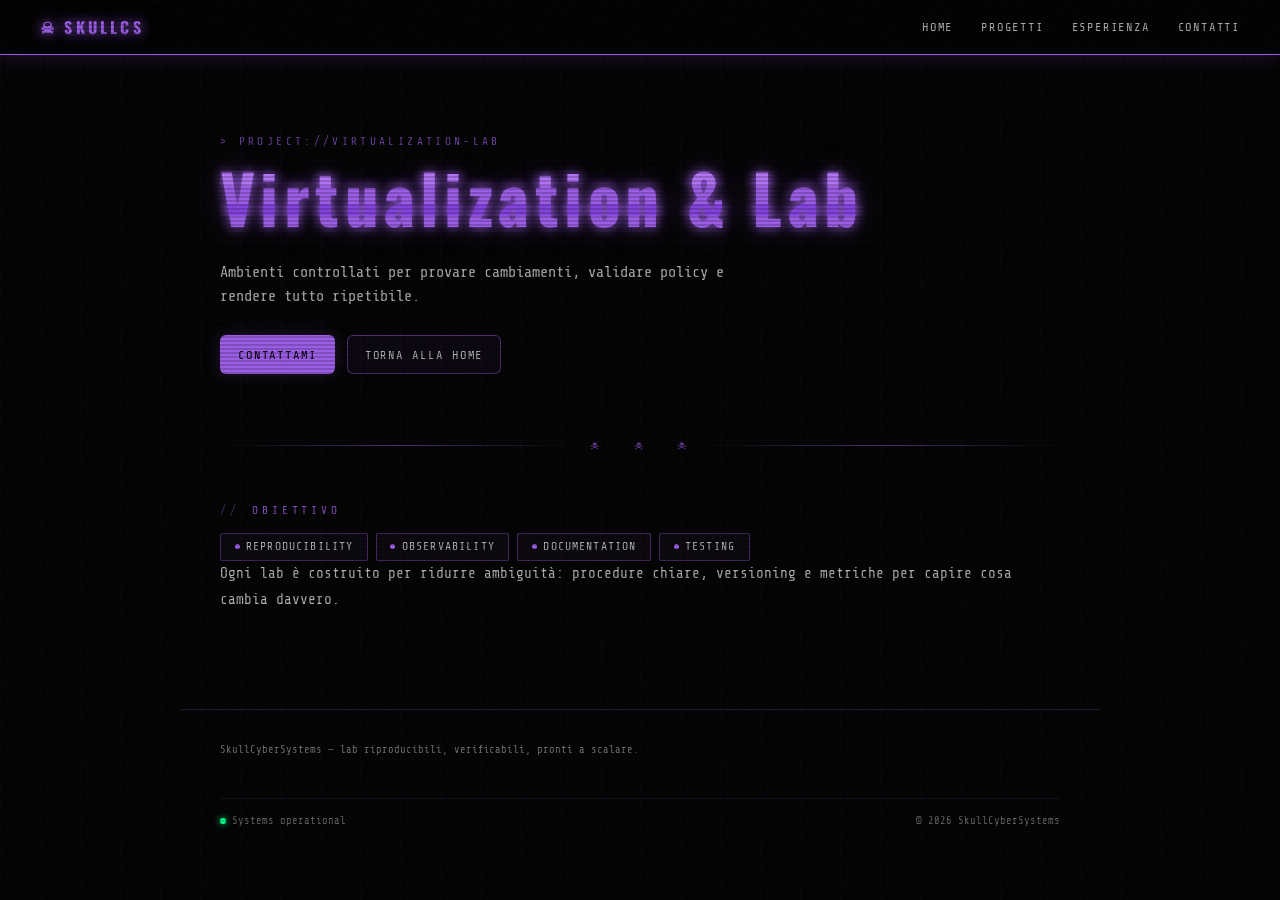
<file: virtualization-lab.html>
<!DOCTYPE html>
<html lang="it">
<head>
  <meta charset="UTF-8" />
  <meta name="description" content="SkullCyberSystems — Virtualization & Lab: ambienti riproducibili e pronti al test." />
  <meta name="keywords" content="SkullCyberSystems, virtualization, lab, reproducible, test" />
  <meta name="author" content="SkullCyberSystems" />
  <meta name="robots" content="index, follow" />
  <meta name="theme-color" content="#030303" />
  <meta property="og:title" content="Virtualization & Lab — SkullCyberSystems" />
  <meta property="og:site_name" content="SkullCyberSystems" />
  <meta property="og:description" content="Ambienti riproducibili e verificabili." />
  <meta property="og:type" content="website" />
  <meta name="twitter:card" content="summary" />
  <meta name="twitter:title" content="Virtualization & Lab — SkullCyberSystems" />
  <meta name="twitter:description" content="Lab riproducibile." />

  <title>Virtualization & Lab — SkullCyberSystems</title>
  <meta name="viewport" content="width=device-width, initial-scale=1.0">
  <link rel="preconnect" href="https://fonts.googleapis.com">
  <link rel="preconnect" href="https://fonts.gstatic.com" crossorigin>
  <link href="https://fonts.googleapis.com/css2?family=Share+Tech+Mono&family=Oswald:wght@300;400;700&display=swap" rel="stylesheet">
  <link rel="stylesheet" href="./style.css" />
  <script src="./script.js" defer></script>
</head>

<body>
  <a class="skip-link" href="#main">Salta al contenuto</a>
  <div class="noise" aria-hidden="true"></div>
  <canvas id="matrix" class="matrix-canvas" aria-hidden="true"></canvas>

  <nav class="nav" aria-label="Navigazione principale">
    <a class="nav-brand" href="./index.html#home" aria-label="SkullCyberSystems - Home">☠ SkullCS</a>
    <button class="nav-toggle" type="button" aria-controls="navMenu" aria-expanded="false">
      <span class="sr-only">Apri menu</span>
      <span class="nav-toggle-lines" aria-hidden="true"></span>
    </button>
    <div id="navMenu" class="nav-menu" data-collapsed="true">
      <a href="./index.html#home" data-nav-link>Home</a>
      <a href="./index.html#projects" data-nav-link>Progetti</a>
      <a href="./index.html#experience" data-nav-link>Esperienza</a>
      <a href="./index.html#contact" data-nav-link>Contatti</a>
    </div>
  </nav>

  <main id="main" class="container">
    <section class="header-block" aria-labelledby="page-title">
      <div class="sys-label">project://virtualization-lab</div>
      <h1 id="page-title" data-text="Virtualization & Lab">Virtualization &amp; Lab</h1>
      <p class="tagline">
        Ambienti controllati per provare cambiamenti, validare policy e rendere tutto ripetibile.
      </p>

      <div class="cta-row">
        <a class="btn btn-primary" href="./index.html#contact">Contattami</a>
        <a class="btn btn-ghost" href="./index.html#home">Torna alla home</a>
      </div>
    </section>

    <div class="skull-divider" aria-hidden="true">☠ &nbsp; ☠ &nbsp; ☠</div>

    <section class="section" aria-label="Punti chiave">
      <div class="section-title">Obiettivo</div>
      <div class="pills" role="list" aria-label="Ambiti">
        <span class="pill" role="listitem"><span class="pill-dot"></span>Reproducibility</span>
        <span class="pill" role="listitem"><span class="pill-dot"></span>Observability</span>
        <span class="pill" role="listitem"><span class="pill-dot"></span>Documentation</span>
        <span class="pill" role="listitem"><span class="pill-dot"></span>Testing</span>
      </div>
      <p>
        Ogni lab è costruito per ridurre ambiguità: procedure chiare, versioning e metriche per capire cosa cambia davvero.
      </p>
    </section>
  </main>

  <footer class="footer">
    <div class="footer-inner">
      <p class="footer-disclaimer">
        SkullCyberSystems — lab riproducibili, verificabili, pronti a scalare.
      </p>
    </div>
    <div class="footer-bottom">
      <span><span class="status-dot" aria-hidden="true"></span>Systems operational</span>
      <span>© 2026 SkullCyberSystems</span>
    </div>
  </footer>
</body>
</html>
</file>
<file: style.css>
/* SkullCyberSystems — modular CSS (no frameworks) */

:root {
  --violet: #9b5de5;
  --violet-dim: rgba(155, 93, 229, 0.12);
  --violet-weak: rgba(155, 93, 229, 0.35);
  --violet-glow: 0 0 12px #9b5de5, 0 0 30px rgba(155, 93, 229, 0.35);
  --bg: #030303;
  --fg: #b3b3b3;
  --white: #f0f0f0;
  --panel: rgba(155, 93, 229, 0.05);
  --panel-2: rgba(255, 255, 255, 0.03);
  --border: rgba(155, 93, 229, 0.35);
}

*,
*::before,
*::after {
  box-sizing: border-box;
}

html {
  scroll-behavior: smooth;
}

@media (prefers-reduced-motion: reduce) {
  html {
    scroll-behavior: auto;
  }
  * {
    animation-duration: 0.001ms !important;
    animation-iteration-count: 1 !important;
    transition-duration: 0.001ms !important;
    scroll-behavior: auto !important;
  }
}

body {
  margin: 0;
  background-color: var(--bg);
  color: var(--fg);
  font-family: "Share Tech Mono", ui-monospace, SFMono-Regular, Menlo, Monaco, Consolas, "Liberation Mono", "Courier New", monospace;
  min-height: 100vh;
  overflow-x: hidden;
  cursor: crosshair;
}

/* Idle "matrix" overlay (very subtle) */
.matrix-canvas {
  position: fixed;
  inset: 0;
  z-index: 1;
  pointer-events: none;
  opacity: 0;
  transition: opacity 240ms ease;
}

body[data-matrix="true"] .matrix-canvas {
  opacity: 0.16;
}

/* Background grid */
body::before {
  content: "";
  position: fixed;
  inset: 0;
  background-image: linear-gradient(rgba(155, 93, 229, 0.04) 1px, transparent 1px),
    linear-gradient(90deg, rgba(155, 93, 229, 0.04) 1px, transparent 1px);
  background-size: 40px 40px;
  pointer-events: none;
  z-index: 0;
}

/* Scanlines */
body::after {
  content: "";
  position: fixed;
  inset: 0;
  background: repeating-linear-gradient(0deg, transparent, transparent 2px, rgba(0, 0, 0, 0.18) 2px, rgba(0, 0, 0, 0.18) 4px);
  pointer-events: none;
  z-index: 100;
}

.noise {
  position: fixed;
  inset: 0;
  opacity: 0.025;
  pointer-events: none;
  z-index: 99;
  background-image: url("data:image/svg+xml,%3Csvg viewBox='0 0 256 256' xmlns='http://www.w3.org/2000/svg'%3E%3Cfilter id='noise'%3E%3CfeTurbulence type='fractalNoise' baseFrequency='0.9' numOctaves='4' stitchTiles='stitch'/%3E%3C/filter%3E%3Crect width='100%25' height='100%25' filter='url(%23noise)'/%3E%3C/svg%3E");
  background-repeat: repeat;
  background-size: 128px;
}

.sr-only {
  position: absolute;
  width: 1px;
  height: 1px;
  padding: 0;
  margin: -1px;
  overflow: hidden;
  clip: rect(0, 0, 0, 0);
  white-space: nowrap;
  border: 0;
}

.skip-link {
  position: absolute;
  left: 12px;
  top: 12px;
  transform: translateY(-160%);
  background: rgba(3, 3, 3, 0.92);
  color: var(--white);
  border: 1px solid var(--violet);
  padding: 0.6rem 0.85rem;
  border-radius: 6px;
  z-index: 200;
  text-decoration: none;
  box-shadow: 0 0 18px rgba(155, 93, 229, 0.25);
}

.skip-link:focus {
  transform: translateY(0);
  outline: none;
  box-shadow: var(--violet-glow);
}

/* Nav */
.nav {
  position: sticky;
  top: 0;
  width: 100%;
  z-index: 50;
  padding: 14px 40px;
  background: rgba(3, 3, 3, 0.92);
  border-bottom: 1px solid var(--violet);
  box-shadow: 0 0 20px rgba(155, 93, 229, 0.25);
  display: flex;
  justify-content: space-between;
  align-items: center;
  gap: 12px;
  backdrop-filter: blur(8px);
}

.nav-brand {
  font-family: "Oswald", sans-serif;
  font-weight: 700;
  font-size: 1rem;
  color: var(--violet);
  letter-spacing: 0.2em;
  text-transform: uppercase;
  text-shadow: var(--violet-glow);
  text-decoration: none;
}

.nav-menu {
  display: flex;
  gap: 28px;
  align-items: center;
}

.nav-menu a {
  color: var(--fg);
  text-decoration: none;
  font-size: 0.75rem;
  letter-spacing: 0.15em;
  text-transform: uppercase;
  transition: 0.2s ease;
  position: relative;
  padding: 6px 0;
}

.nav-menu a::after {
  content: "";
  position: absolute;
  bottom: 1px;
  left: 0;
  width: 0;
  height: 1px;
  background: var(--violet);
  transition: width 0.2s ease;
  box-shadow: 0 0 6px var(--violet);
}

.nav-menu a:hover,
.nav-menu a:focus-visible {
  color: var(--violet);
  outline: none;
}

.nav-menu a:hover::after,
.nav-menu a:focus-visible::after {
  width: 100%;
}

.nav-toggle {
  display: none;
  border: 1px solid rgba(155, 93, 229, 0.4);
  background: rgba(155, 93, 229, 0.06);
  color: var(--white);
  width: 40px;
  height: 40px;
  border-radius: 6px;
  cursor: pointer;
  box-shadow: 0 0 14px rgba(155, 93, 229, 0.12);
}

.nav-toggle:focus-visible {
  outline: none;
  box-shadow: var(--violet-glow);
}

.nav-toggle-lines {
  display: block;
  width: 18px;
  height: 2px;
  background: var(--white);
  margin: 0 auto;
  position: relative;
  box-shadow: 0 0 8px rgba(155, 93, 229, 0.2);
}

.nav-toggle-lines::before,
.nav-toggle-lines::after {
  content: "";
  position: absolute;
  left: 0;
  width: 18px;
  height: 2px;
  background: var(--white);
  transition: transform 0.2s ease, top 0.2s ease, opacity 0.2s ease;
}

.nav-toggle-lines::before {
  top: -6px;
}

.nav-toggle-lines::after {
  top: 6px;
}

body[data-nav-open="true"] .nav-toggle-lines {
  background: transparent;
}

body[data-nav-open="true"] .nav-toggle-lines::before {
  top: 0;
  transform: rotate(45deg);
}

body[data-nav-open="true"] .nav-toggle-lines::after {
  top: 0;
  transform: rotate(-45deg);
}

/* Layout container */
.container {
  position: relative;
  z-index: 2;
  max-width: 920px;
  width: 100%;
  padding: 5rem 2.5rem 3rem;
  margin: 0 auto;
}

/* Hero */
.header-block {
  margin-bottom: 4rem;
  animation: fadeInUp 0.8s ease both;
}

.sys-label {
  font-size: 0.7rem;
  letter-spacing: 0.3em;
  color: var(--violet);
  text-transform: uppercase;
  margin-bottom: 0.75rem;
  opacity: 0.7;
}

.sys-label::before {
  content: "> ";
}

h1 {
  font-family: "Oswald", sans-serif;
  font-weight: 700;
  font-size: clamp(2.4rem, 7vw, 4.2rem);
  letter-spacing: 0.08em;
  color: var(--violet);
  text-shadow: var(--violet-glow);
  position: relative;
  display: inline-block;
  line-height: 1.1;
  margin: 0 0 0.5rem;
}

h1::before,
h1::after {
  content: attr(data-text);
  position: absolute;
  top: 0;
  left: 0;
  width: 100%;
  height: 100%;
  font-family: inherit;
  font-size: inherit;
  font-weight: inherit;
  letter-spacing: inherit;
}

h1::before {
  color: #c084fc;
  animation: glitch1 4s infinite;
  clip-path: polygon(0 15%, 100% 15%, 100% 35%, 0 35%);
  opacity: 0.6;
}

h1::after {
  color: #6d28d9;
  animation: glitch2 4s infinite;
  clip-path: polygon(0 60%, 100% 60%, 100% 75%, 0 75%);
  opacity: 0.5;
}

@keyframes glitch1 {
  0%,
  90%,
  100% {
    transform: translate(0);
    opacity: 0;
  }
  91% {
    transform: translate(-3px, 1px);
    opacity: 0.7;
  }
  93% {
    transform: translate(3px, -1px);
    opacity: 0.7;
  }
  95% {
    transform: translate(-2px, 2px);
    opacity: 0.7;
  }
  97% {
    transform: translate(0);
    opacity: 0;
  }
}

@keyframes glitch2 {
  0%,
  88%,
  100% {
    transform: translate(0);
    opacity: 0;
  }
  89% {
    transform: translate(3px, -2px);
    opacity: 0.6;
  }
  91% {
    transform: translate(-3px, 1px);
    opacity: 0.6;
  }
  93% {
    transform: translate(2px, 0);
    opacity: 0.6;
  }
  95% {
    transform: translate(0);
    opacity: 0;
  }
}

.tagline {
  font-size: 0.95rem;
  color: var(--fg);
  margin-top: 1.2rem;
  line-height: 1.6;
  max-width: 560px;
}

.tagline .hi {
  color: var(--white);
  font-weight: 700;
}

.typewriter {
  display: inline;
  border-right: 2px solid var(--violet);
  animation: blink 0.8s step-end infinite;
  padding-right: 2px;
}

@keyframes blink {
  50% {
    border-color: transparent;
  }
}

.cta-row {
  display: flex;
  gap: 12px;
  margin-top: 1.6rem;
  flex-wrap: wrap;
}

.btn {
  display: inline-flex;
  align-items: center;
  justify-content: center;
  gap: 0.5rem;
  padding: 0.7rem 1.05rem;
  border-radius: 6px;
  text-decoration: none;
  font-size: 0.75rem;
  letter-spacing: 0.16em;
  text-transform: uppercase;
  border: 1px solid rgba(155, 93, 229, 0.45);
  transition: 0.2s ease;
  cursor: pointer;
  user-select: none;
}

.btn-primary {
  color: #000;
  background: var(--violet);
  box-shadow: 0 0 16px rgba(155, 93, 229, 0.22);
}

.btn-primary:hover,
.btn-primary:focus-visible {
  filter: brightness(1.05);
  box-shadow: var(--violet-glow);
  outline: none;
}

.btn-ghost {
  color: var(--fg);
  background: rgba(155, 93, 229, 0.06);
}

.btn-ghost:hover,
.btn-ghost:focus-visible {
  color: #000;
  border-color: var(--violet);
  box-shadow: 0 0 12px rgba(155, 93, 229, 0.35);
  outline: none;
}

.btn-sm {
  padding: 0.5rem 0.8rem;
  font-size: 0.7rem;
  letter-spacing: 0.12em;
}

/* Divider */
.skull-divider {
  display: flex;
  align-items: center;
  gap: 1rem;
  margin: 3rem 0;
  color: var(--violet);
  font-size: 14px;
  letter-spacing: 0.2em;
  opacity: 0.6;
}

.skull-divider::before,
.skull-divider::after {
  content: "";
  flex: 1;
  height: 1px;
  background: linear-gradient(90deg, transparent, var(--violet), transparent);
}

/* Sections */
.section {
  margin-top: 3.2rem;
  animation: fadeInUp 0.9s 0.15s ease both;
}

.section-header {
  display: flex;
  align-items: center;
  gap: 0.75rem;
  margin-bottom: 1.25rem;
  flex-wrap: wrap;
}

h2 {
  font-family: "Oswald", sans-serif;
  font-size: 1.3rem;
  font-weight: 400;
  letter-spacing: 0.15em;
  color: var(--white);
  margin: 0;
}

h3 {
  font-family: "Oswald", sans-serif;
  letter-spacing: 0.08em;
  margin: 0;
  color: var(--white);
}

p {
  line-height: 1.8;
  font-size: 0.9rem;
  margin: 0 0 1rem;
  color: var(--fg);
}

.hl {
  color: var(--white);
}

.badge {
  font-size: 0.65rem;
  letter-spacing: 0.1em;
  padding: 0.2rem 0.6rem;
  border: 1px solid var(--violet);
  color: var(--violet);
  text-transform: uppercase;
  border-radius: 2px;
  background: var(--violet-dim);
}

.section-title {
  font-size: 0.7rem;
  text-transform: uppercase;
  letter-spacing: 0.35em;
  color: var(--violet);
  margin: 2.5rem 0 1rem;
  display: flex;
  align-items: center;
  gap: 0.75rem;
  opacity: 0.9;
}

.section-title::before {
  content: "//";
  opacity: 0.5;
}

/* Pills */
.pills {
  display: flex;
  flex-wrap: wrap;
  gap: 0.5rem;
  margin-top: 0.75rem;
}

.pill {
  display: inline-flex;
  align-items: center;
  gap: 0.4rem;
  border: 1px solid rgba(155, 93, 229, 0.4);
  border-radius: 2px;
  padding: 0.4rem 0.85rem;
  font-size: 0.72rem;
  letter-spacing: 0.1em;
  text-transform: uppercase;
  color: var(--fg);
  background: rgba(155, 93, 229, 0.05);
  transition: all 0.2s ease;
  position: relative;
  overflow: hidden;
}

a.pill {
  text-decoration: none;
  cursor: pointer;
}

.ict-split {
  display: grid;
  grid-template-columns: 1.05fr 0.95fr;
  gap: 1.25rem;
  align-items: start;
}

.ict-list {
  list-style: none;
  padding: 0;
  margin: 0.75rem 0 1.25rem;
}

.ict-list li {
  margin: 0.5rem 0;
  font-size: 0.9rem;
}

.ict-bullet {
  color: var(--violet);
  margin-right: 8px;
}

.ict-text {
  margin-top: 0.5rem;
}

.ict-modules-grid {
  display: grid;
  grid-template-columns: repeat(2, minmax(0, 1fr));
  gap: 1rem;
  margin-top: 1rem;
}

.ict-module .project-title {
  margin-bottom: 0.5rem;
}

.ict-timeline {
  margin-top: 0.75rem;
}

@media (max-width: 900px) {
  .ict-split {
    grid-template-columns: 1fr;
  }
  .ict-modules-grid {
    grid-template-columns: 1fr;
  }
}

.pill-sm {
  padding: 0.32rem 0.65rem;
  font-size: 0.65rem;
  letter-spacing: 0.08em;
}

.pill::before {
  content: "";
  position: absolute;
  inset: 0;
  background: var(--violet);
  transform: scaleX(0);
  transform-origin: left;
  transition: transform 0.2s ease;
  z-index: -1;
}

.pill:hover {
  color: #000;
  border-color: var(--violet);
  box-shadow: 0 0 12px rgba(155, 93, 229, 0.4);
}

.pill:hover::before {
  transform: scaleX(1);
}

.pill-dot {
  width: 5px;
  height: 5px;
  background: var(--violet);
  border-radius: 50%;
  flex-shrink: 0;
  transition: background 0.2s;
}

.pill:hover .pill-dot {
  background: #000;
}

/* Projects */
.projects-grid {
  display: grid;
  grid-template-columns: repeat(3, minmax(0, 1fr));
  gap: 1rem;
  margin-top: 1.25rem;
}

.project-card {
  border: 1px solid rgba(155, 93, 229, 0.35);
  background: rgba(155, 93, 229, 0.04);
  border-radius: 8px;
  padding: 1rem;
  transition: transform 0.2s ease, box-shadow 0.2s ease, border-color 0.2s ease;
  position: relative;
  overflow: hidden;
}

.project-card::before {
  content: "";
  position: absolute;
  inset: 0;
  background: radial-gradient(600px circle at 30% 0%, rgba(155, 93, 229, 0.22), transparent 45%);
  opacity: 0;
  transition: opacity 0.2s ease;
  pointer-events: none;
}

.project-card:hover {
  transform: translateY(-2px);
  border-color: var(--violet);
  box-shadow: 0 0 18px rgba(155, 93, 229, 0.22);
}

.project-card:hover::before {
  opacity: 1;
}

.project-top {
  display: flex;
  justify-content: space-between;
  align-items: flex-start;
  gap: 10px;
  margin-bottom: 0.75rem;
}

.project-kicker {
  font-size: 0.65rem;
  letter-spacing: 0.16em;
  text-transform: uppercase;
  color: rgba(155, 93, 229, 0.9);
  opacity: 0.9;
}

.project-badges {
  display: flex;
  flex-wrap: wrap;
  gap: 0.4rem;
  justify-content: flex-end;
}

.project-title {
  font-size: 1.05rem;
  letter-spacing: 0.08em;
  margin-bottom: 0.35rem;
}

.project-desc {
  font-size: 0.85rem;
  margin: 0 0 0.85rem;
}

.project-actions {
  display: flex;
  align-items: center;
  justify-content: space-between;
  gap: 10px;
}

.project-meta {
  font-size: 0.65rem;
  letter-spacing: 0.12em;
  text-transform: uppercase;
  color: rgba(240, 240, 240, 0.65);
}

/* Timeline / terminal */
.timeline {
  display: grid;
  gap: 1rem;
  margin-top: 1.25rem;
  position: relative;
}

.timeline::before {
  content: "";
  position: absolute;
  left: 10px;
  top: 0;
  bottom: 0;
  width: 1px;
  background: linear-gradient(to bottom, transparent, rgba(155, 93, 229, 0.55), transparent);
  opacity: 0.7;
}

.timeline-item {
  display: grid;
  grid-template-columns: 22px 1fr;
  gap: 14px;
  align-items: start;
}

.timeline-dot {
  width: 10px;
  height: 10px;
  border-radius: 50%;
  background: var(--violet);
  box-shadow: 0 0 10px rgba(155, 93, 229, 0.55);
  margin-top: 14px;
}

.terminal {
  border: 1px solid rgba(155, 93, 229, 0.32);
  border-radius: 8px;
  background: rgba(0, 0, 0, 0.35);
  overflow: hidden;
}

.terminal-bar {
  display: flex;
  align-items: center;
  gap: 6px;
  padding: 10px 12px;
  border-bottom: 1px solid rgba(155, 93, 229, 0.18);
  background: rgba(155, 93, 229, 0.06);
}

.terminal-pill {
  width: 8px;
  height: 8px;
  border-radius: 999px;
  background: rgba(240, 240, 240, 0.18);
}

.terminal-title {
  margin-left: 10px;
  font-size: 0.7rem;
  letter-spacing: 0.12em;
  text-transform: uppercase;
  color: rgba(240, 240, 240, 0.65);
}

.terminal-body {
  padding: 12px;
}

.term-line {
  font-size: 0.85rem;
  line-height: 1.5;
  color: rgba(240, 240, 240, 0.92);
}

.term-prompt {
  color: rgba(155, 93, 229, 0.95);
}

.term-path {
  color: rgba(240, 240, 240, 0.8);
}

.term-cmd {
  color: rgba(240, 240, 240, 0.95);
}

.term-out {
  margin-top: 6px;
  font-size: 0.85rem;
}

.term-out.dim {
  opacity: 0.8;
}

/* Contact */
.contact-grid {
  display: grid;
  grid-template-columns: 1fr 1.2fr;
  gap: 1rem;
  margin-top: 1.25rem;
}

.contact-panel {
  border: 1px solid rgba(155, 93, 229, 0.25);
  border-radius: 8px;
  background: rgba(155, 93, 229, 0.04);
  padding: 1rem;
}

.contact-line {
  margin: 0 0 0.6rem;
  font-size: 0.85rem;
}

.contact-key {
  color: rgba(155, 93, 229, 0.95);
}

.contact-panel a {
  color: var(--fg);
  text-decoration: none;
}

.contact-panel a:hover,
.contact-panel a:focus-visible {
  color: var(--violet);
  outline: none;
}

.secure-form {
  border: 1px solid rgba(155, 93, 229, 0.35);
  border-radius: 8px;
  background: rgba(0, 0, 0, 0.35);
  overflow: hidden;
}

.form-header {
  display: flex;
  justify-content: space-between;
  gap: 12px;
  padding: 12px 14px;
  border-bottom: 1px solid rgba(155, 93, 229, 0.18);
  background: rgba(155, 93, 229, 0.06);
  flex-wrap: wrap;
}

.form-title {
  font-size: 0.7rem;
  letter-spacing: 0.16em;
  text-transform: uppercase;
  color: rgba(155, 93, 229, 0.95);
}

.form-hint {
  font-size: 0.7rem;
  letter-spacing: 0.1em;
  text-transform: uppercase;
  color: rgba(240, 240, 240, 0.6);
}

.form-grid {
  display: grid;
  grid-template-columns: 1fr 1fr;
  gap: 12px;
  padding: 14px;
  padding-bottom: 0;
}

.field {
  display: grid;
  gap: 6px;
  padding: 14px;
}

.field-label {
  font-size: 0.65rem;
  letter-spacing: 0.22em;
  text-transform: uppercase;
  color: rgba(240, 240, 240, 0.75);
}

.field input,
.field textarea {
  width: 100%;
  border-radius: 6px;
  border: 1px solid rgba(155, 93, 229, 0.35);
  background: rgba(155, 93, 229, 0.04);
  color: var(--white);
  padding: 0.75rem 0.85rem;
  font-family: inherit;
  font-size: 0.85rem;
  outline: none;
  transition: box-shadow 0.2s ease, border-color 0.2s ease, background 0.2s ease;
}

.field textarea {
  resize: vertical;
  min-height: 120px;
}

.field input::placeholder,
.field textarea::placeholder {
  color: rgba(240, 240, 240, 0.35);
}

.field input:focus,
.field textarea:focus {
  border-color: var(--violet);
  box-shadow: 0 0 0 3px rgba(155, 93, 229, 0.15), 0 0 18px rgba(155, 93, 229, 0.2);
  background: rgba(155, 93, 229, 0.06);
}

.field[data-invalid="true"] input,
.field[data-invalid="true"] textarea {
  border-color: rgba(255, 80, 120, 0.75);
  box-shadow: 0 0 0 3px rgba(255, 80, 120, 0.12);
}

.field-error {
  min-height: 1.1em;
  font-size: 0.72rem;
  color: rgba(255, 140, 170, 0.95);
  letter-spacing: 0.08em;
}

.form-actions {
  display: flex;
  align-items: center;
  gap: 10px;
  padding: 14px;
  padding-top: 0;
  flex-wrap: wrap;
}

.form-status {
  font-size: 0.75rem;
  letter-spacing: 0.12em;
  text-transform: uppercase;
  color: rgba(240, 240, 240, 0.7);
}

/* Vision box */
.vision-box {
  margin-top: 1rem;
  border-left: 2px solid var(--violet);
  padding: 1rem 1.2rem;
  background: var(--violet-dim);
  position: relative;
  border-radius: 0 8px 8px 0;
}

.vision-box::before {
  content: "> note.md";
  position: absolute;
  top: -10px;
  left: 12px;
  font-size: 0.65rem;
  color: var(--violet);
  background: var(--bg);
  padding: 0 6px;
  letter-spacing: 0.1em;
}

/* Footer */
.footer {
  position: relative;
  z-index: 2;
  width: 100%;
  max-width: 920px;
  padding: 2rem 2.5rem 3rem;
  border-top: 1px solid rgba(155, 93, 229, 0.25);
  margin: 2rem auto 0;
}

.footer-inner {
  display: flex;
  justify-content: space-between;
  align-items: flex-start;
  flex-wrap: wrap;
  gap: 1.5rem;
}

.footer-label {
  font-family: "Oswald", sans-serif;
  font-size: 0.8rem;
  letter-spacing: 0.2em;
  text-transform: uppercase;
  color: var(--violet);
  margin-bottom: 0.75rem;
}

.footer-disclaimer {
  font-size: 0.65rem;
  color: #777;
  line-height: 1.6;
  max-width: 640px;
}

.footer-bottom {
  margin-top: 1.5rem;
  padding-top: 1rem;
  border-top: 1px solid rgba(155, 93, 229, 0.12);
  display: flex;
  justify-content: space-between;
  align-items: center;
  font-size: 0.65rem;
  color: #666;
  flex-wrap: wrap;
  gap: 0.5rem;
}

.status-dot {
  display: inline-block;
  width: 6px;
  height: 6px;
  background: #00ff88;
  border-radius: 50%;
  margin-right: 6px;
  box-shadow: 0 0 6px #00ff88;
  animation: pulse 2s ease infinite;
}

@keyframes pulse {
  0%,
  100% {
    opacity: 1;
  }
  50% {
    opacity: 0.3;
  }
}

@keyframes fadeInUp {
  from {
    opacity: 0;
    transform: translateY(20px);
  }
  to {
    opacity: 1;
    transform: translateY(0);
  }
}

/* Mobile */
@media (max-width: 860px) {
  .projects-grid {
    grid-template-columns: repeat(2, minmax(0, 1fr));
  }
  .contact-grid {
    grid-template-columns: 1fr;
  }
}

@media (max-width: 600px) {
  .nav {
    padding: 12px 20px;
  }

  .nav-toggle {
    display: inline-grid;
    place-items: center;
  }

  .nav-menu {
    position: absolute;
    top: calc(100% + 10px);
    right: 20px;
    left: 20px;
    display: grid;
    gap: 0;
    border: 1px solid rgba(155, 93, 229, 0.35);
    border-radius: 8px;
    background: rgba(3, 3, 3, 0.96);
    box-shadow: 0 0 22px rgba(155, 93, 229, 0.22);
    padding: 8px;
    transform-origin: top;
  }

  .nav-menu[data-collapsed="true"] {
    display: none;
  }

  .nav-menu a {
    padding: 12px 10px;
    border-radius: 6px;
  }

  .nav-menu a:hover,
  .nav-menu a:focus-visible {
    background: rgba(155, 93, 229, 0.08);
  }

  .container {
    padding: 2.5rem 1.2rem 2rem;
  }

  h1 {
    font-size: 2rem;
    letter-spacing: 0.04em;
  }

  h2 {
    font-size: 1.1rem;
  }

  p {
    font-size: 0.85rem;
  }

  .tagline {
    font-size: 0.85rem;
  }

  .pills {
    gap: 0.4rem;
  }

  .pill {
    font-size: 0.68rem;
    padding: 0.35rem 0.7rem;
  }

  .projects-grid {
    grid-template-columns: 1fr;
  }

  .footer {
    padding: 1.5rem 1.2rem 2.5rem;
  }

  .footer-bottom {
    font-size: 0.6rem;
  }

  .skull-divider {
    margin: 2rem 0;
    font-size: 12px;
  }

  .form-grid {
    grid-template-columns: 1fr;
    padding: 14px;
    padding-bottom: 0;
  }

  .field {
    padding: 14px;
  }
}
</file>
